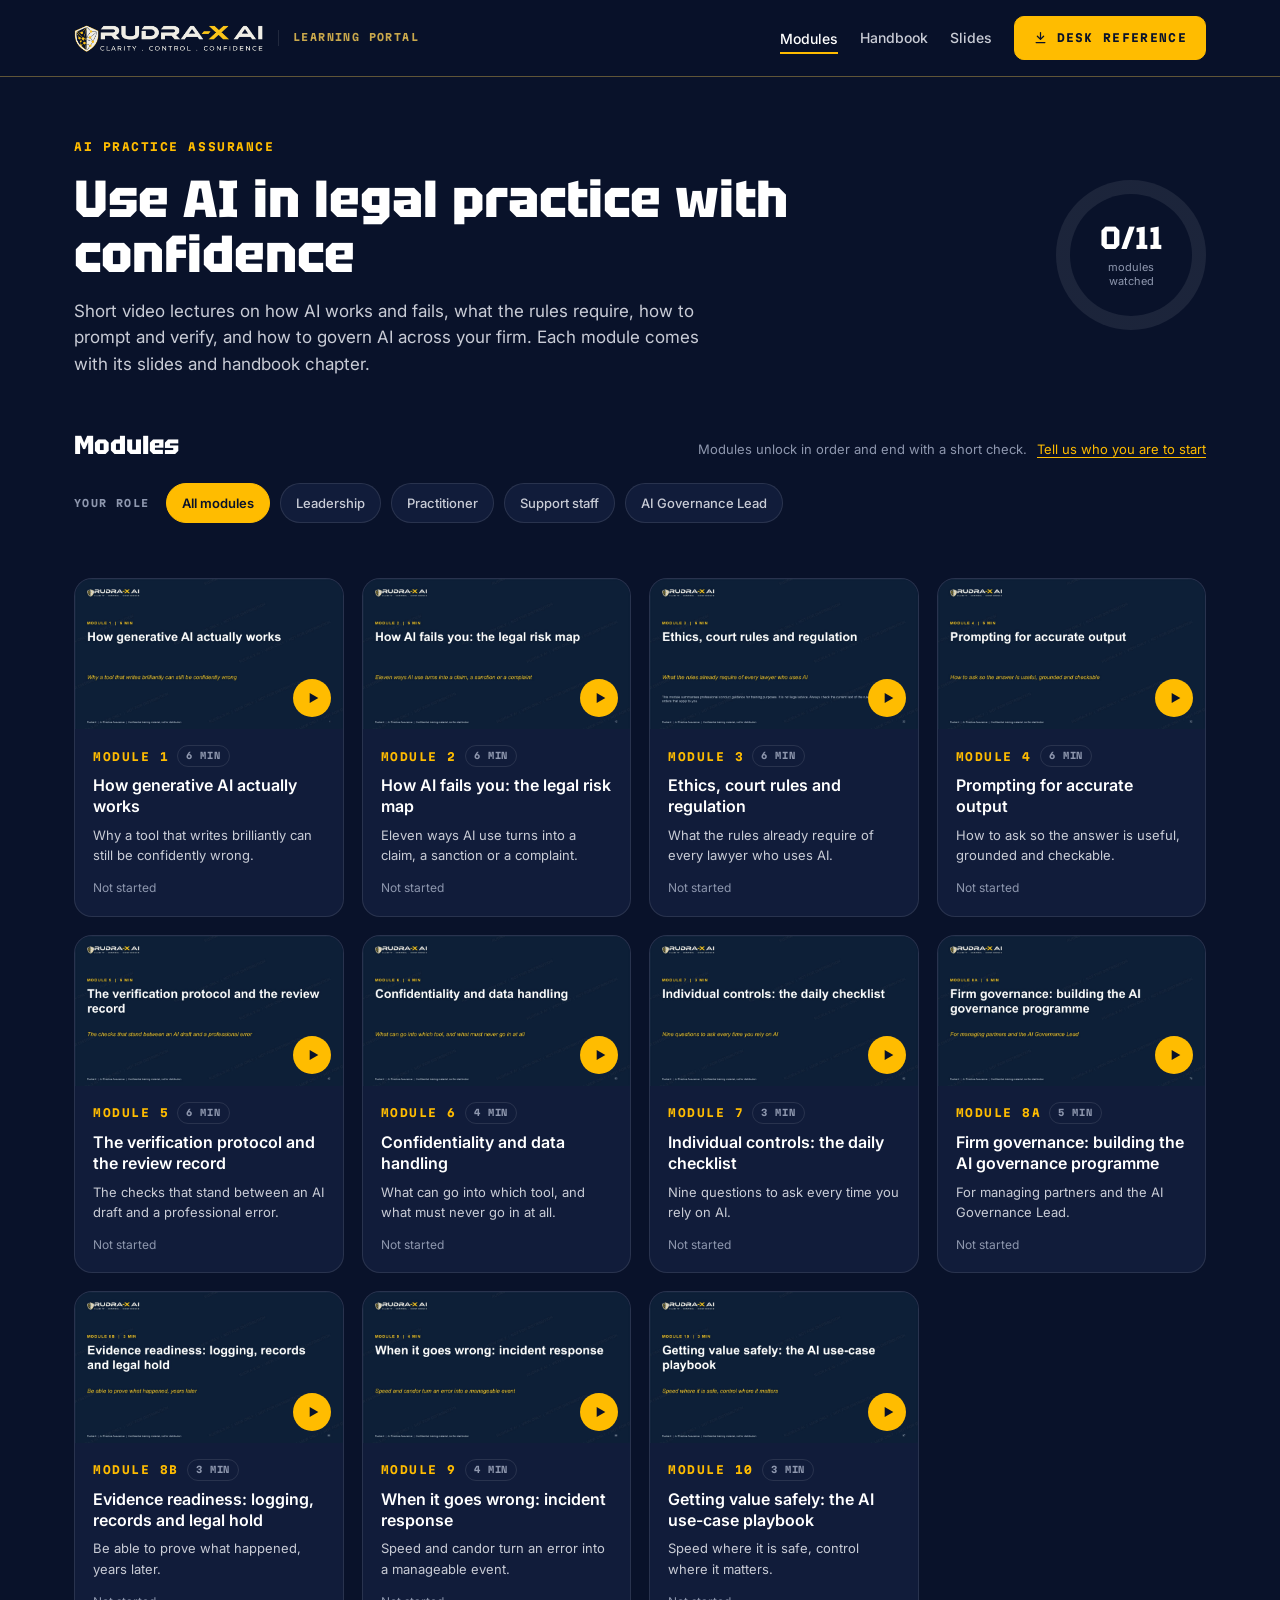
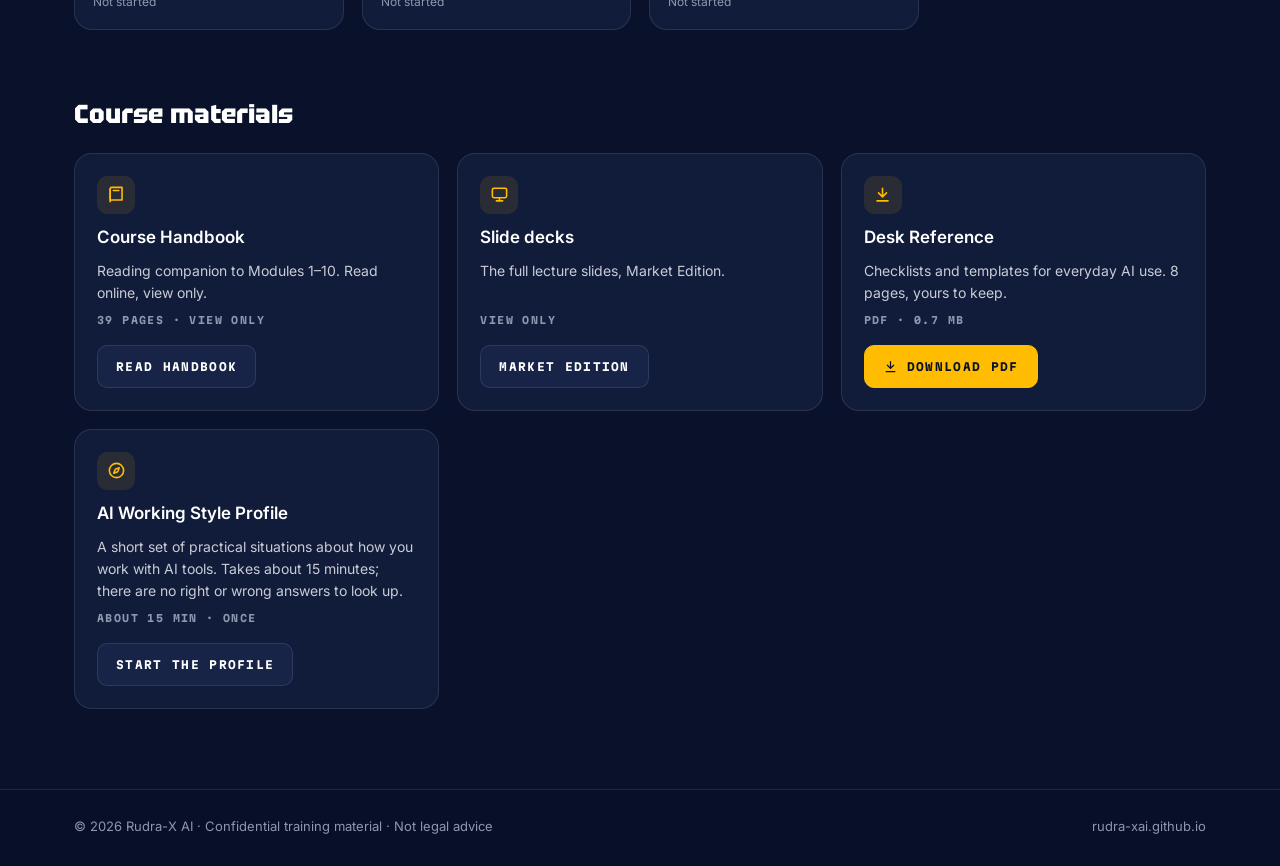
<file: index.html>
<!doctype html>
<html lang="en">
<head>
  <meta charset="utf-8">
  <meta name="viewport" content="width=device-width, initial-scale=1">
  <meta name="robots" content="noindex, nofollow">
  <title>AI Practice Assurance · Rudra-X AI Learning</title>
  <meta name="description" content="Rudra-X AI learning portal: AI Practice Assurance training on responsible, verified and defensible use of AI in legal practice.">
  <meta name="theme-color" content="#09122A">
  <link rel="icon" href="assets/img/favicon.svg" type="image/svg+xml">
  <link rel="preconnect" href="https://fonts.googleapis.com">
  <link rel="preconnect" href="https://fonts.gstatic.com" crossorigin>
  <link href="https://fonts.googleapis.com/css2?family=Inter:wght@400;500;600&family=Martian+Mono:wght@700&family=Tektur:wght@800&display=swap" rel="stylesheet">
  <link rel="stylesheet" href="assets/css/portal.css">
  <link rel="stylesheet" href="assets/css/assess.css">
</head>
<body data-page="home">
  <header class="top" id="top"></header>
  <main>
    <div class="wrap">
      <section class="hero">
        <div>
          <span class="mono kicker">AI Practice Assurance</span>
          <h1>Use AI in legal practice with confidence</h1>
          <p class="muted">Short video lectures on how AI works and fails, what the rules require, how to prompt and verify, and how to govern AI across your firm. Each module comes with its slides and handbook chapter.</p>
        </div>
        <div class="ring" id="ring" role="img" aria-label="Modules watched on this device"></div>
      </section>

      <div class="sec"><h2>Modules</h2><span class="who-bar" id="who-bar"><span class="dim">Progress is saved in this browser</span></span></div>
      <div class="tracks" id="tracks"></div>
      <p class="track-note" id="track-note"></p>
      <div class="modules" id="modules"></div>

      <div class="sec" style="margin-top:64px"><h2>Course materials</h2></div>
      <div class="resources" id="resources"></div>
    </div>
  </main>
  <footer class="foot" id="foot"></footer>
  <script src="assets/js/content.js"></script>
  <script src="assets/js/build.js"></script>
  <script src="assets/js/config.js"></script>
  <script src="assets/js/api.js"></script>
  <script src="assets/js/profile-content.js"></script>
  <script src="assets/js/portal.js"></script>
</body>
</html>
</file>
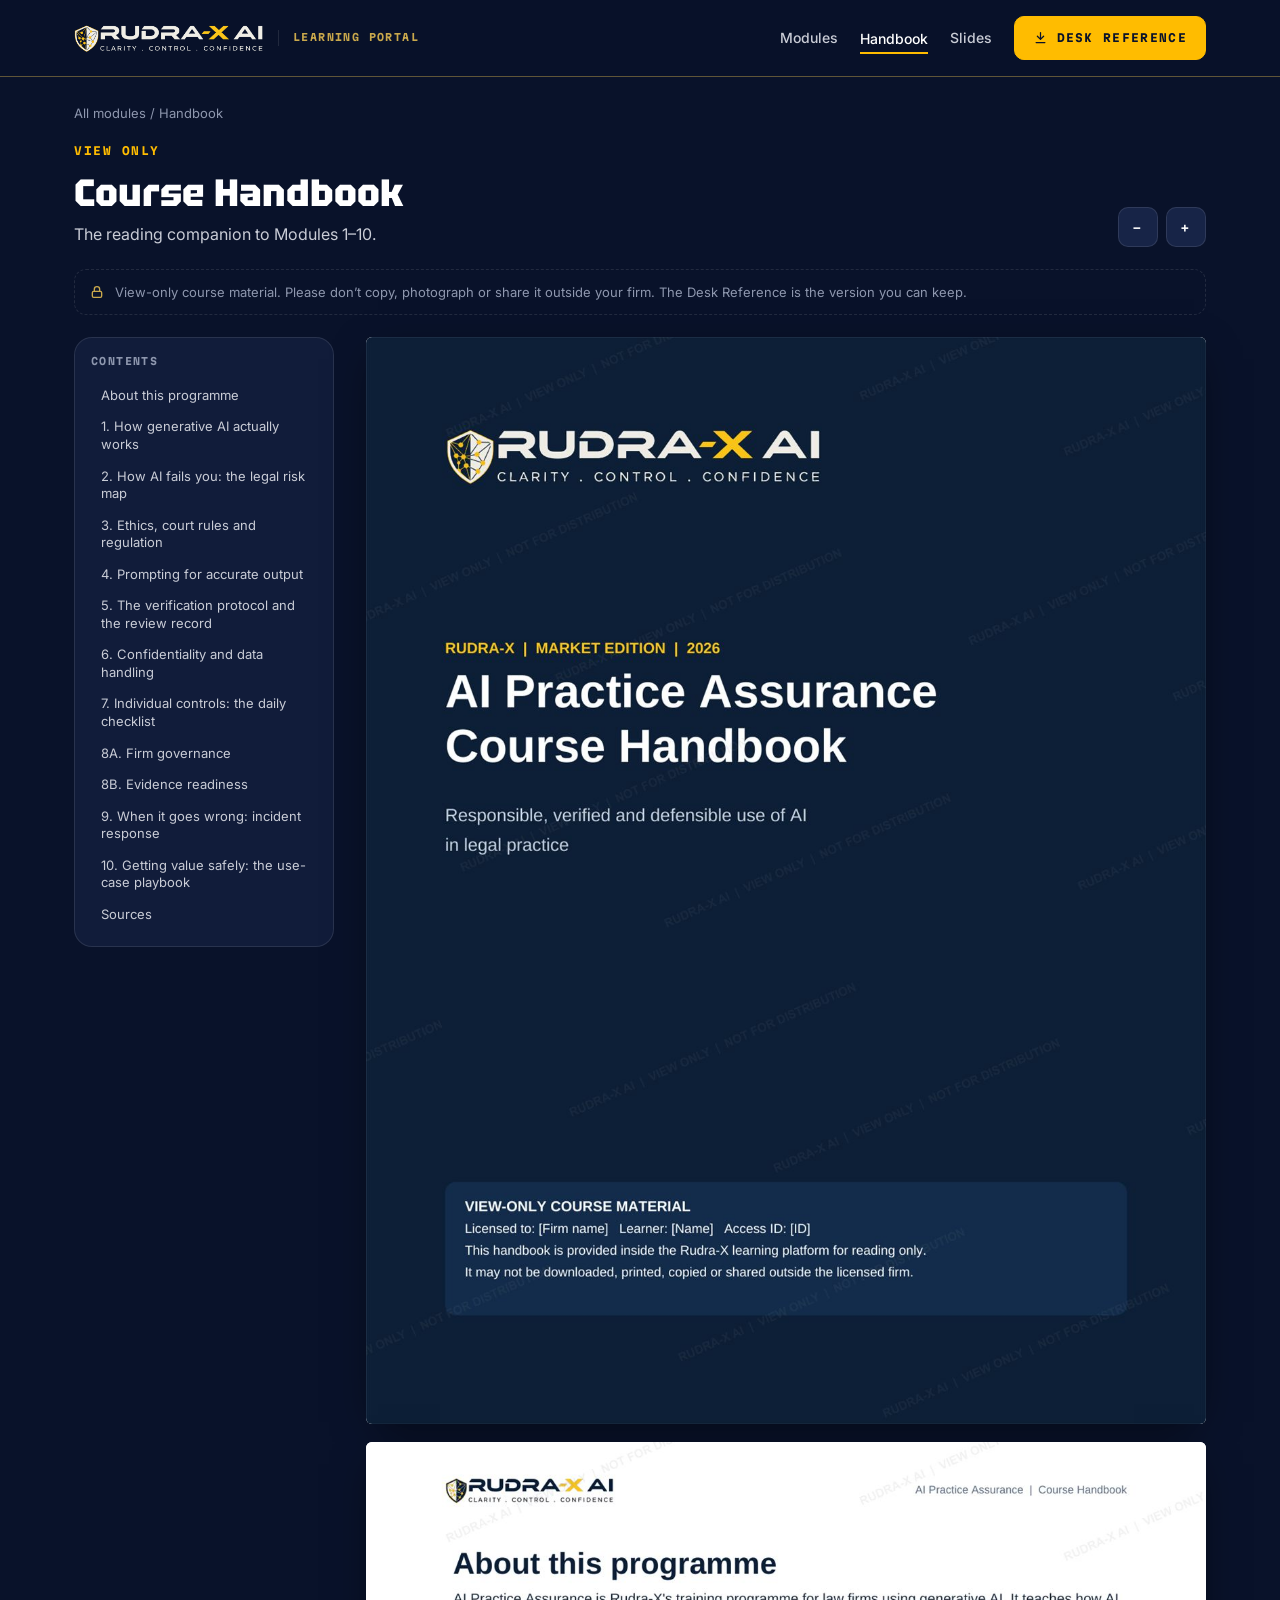
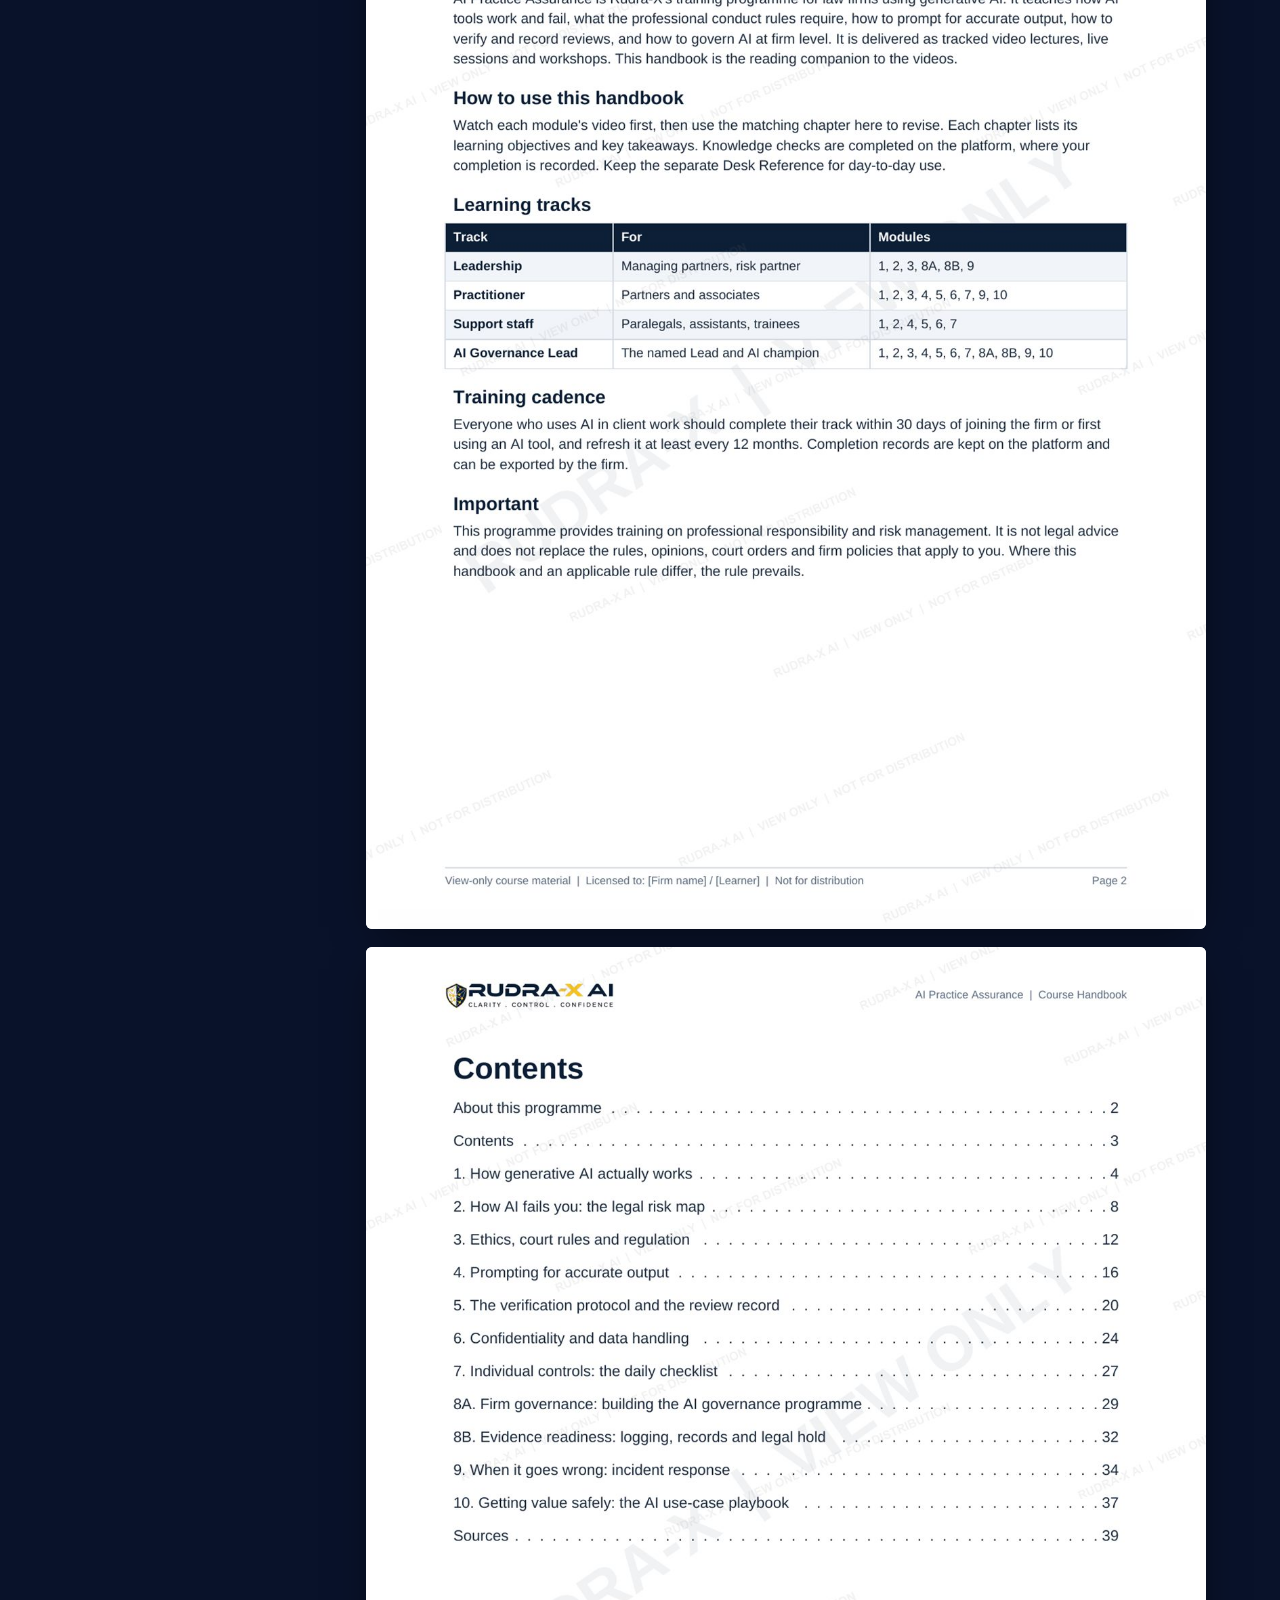
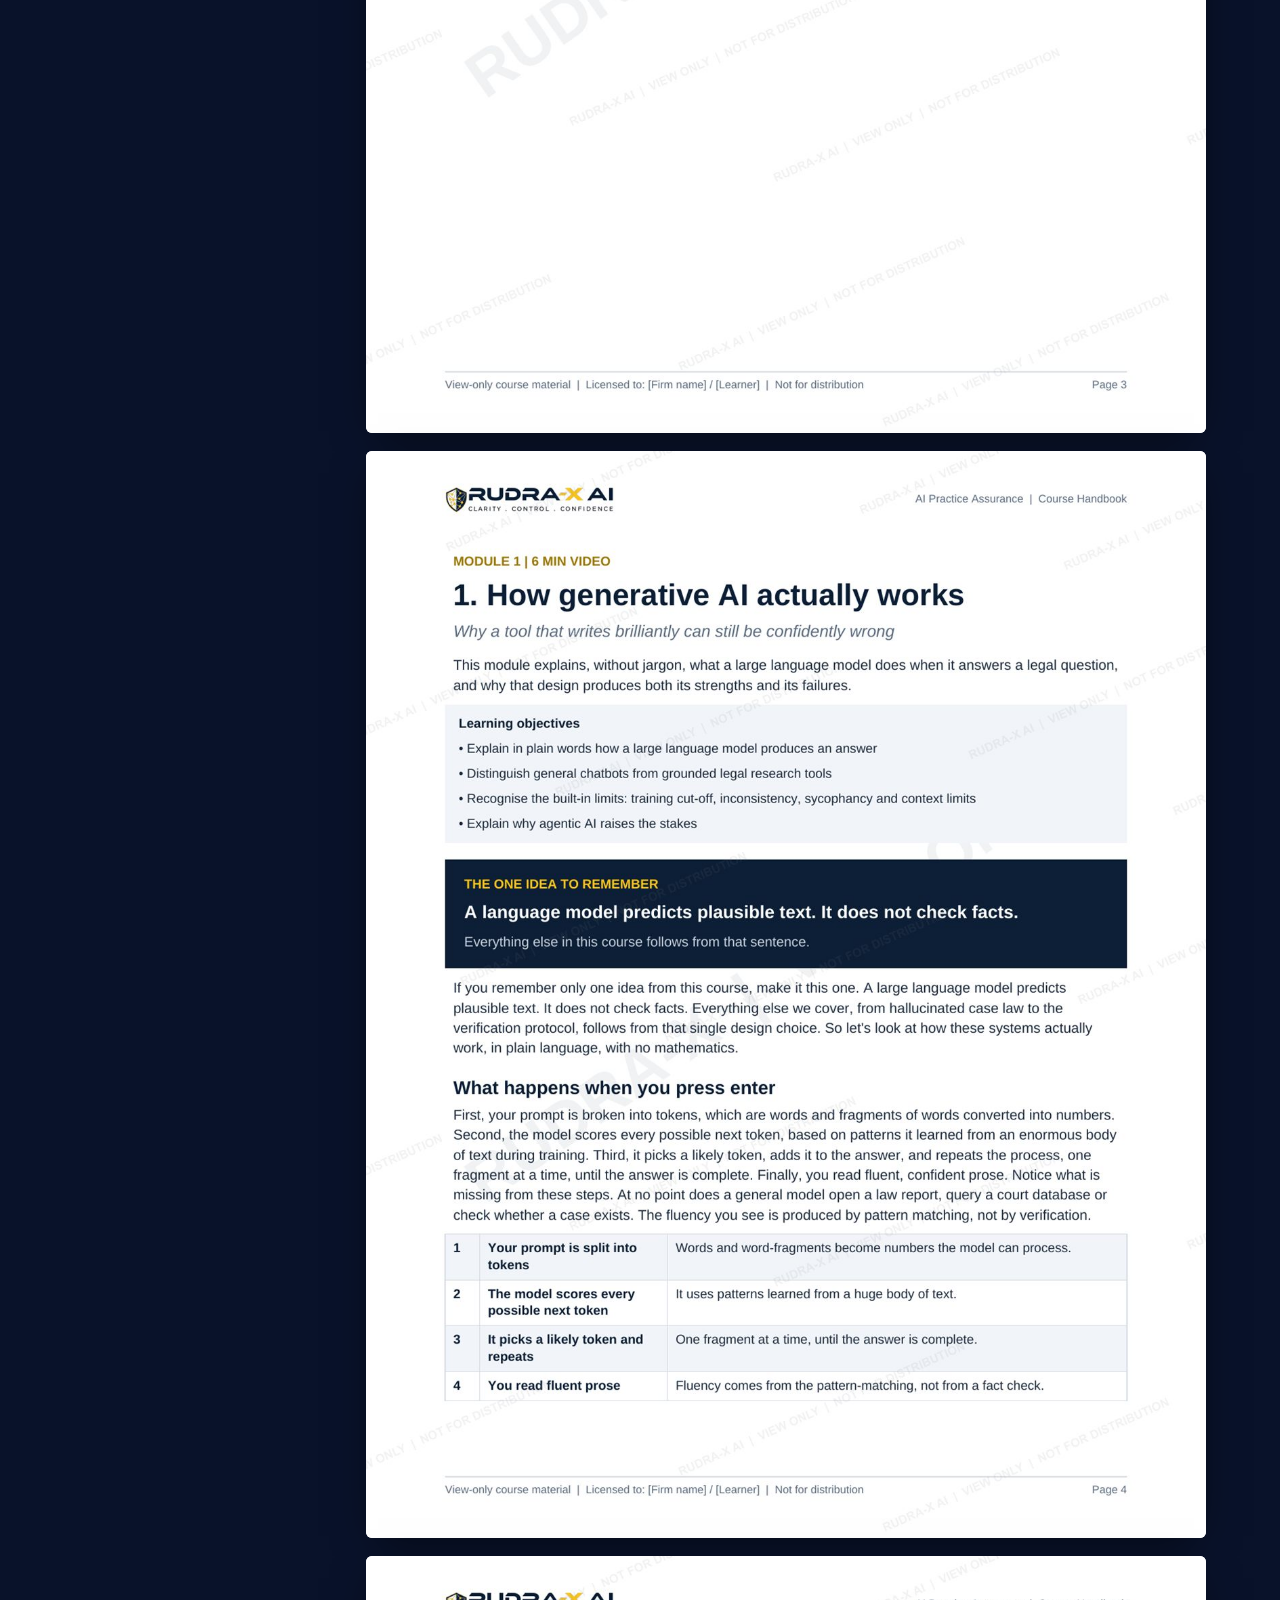
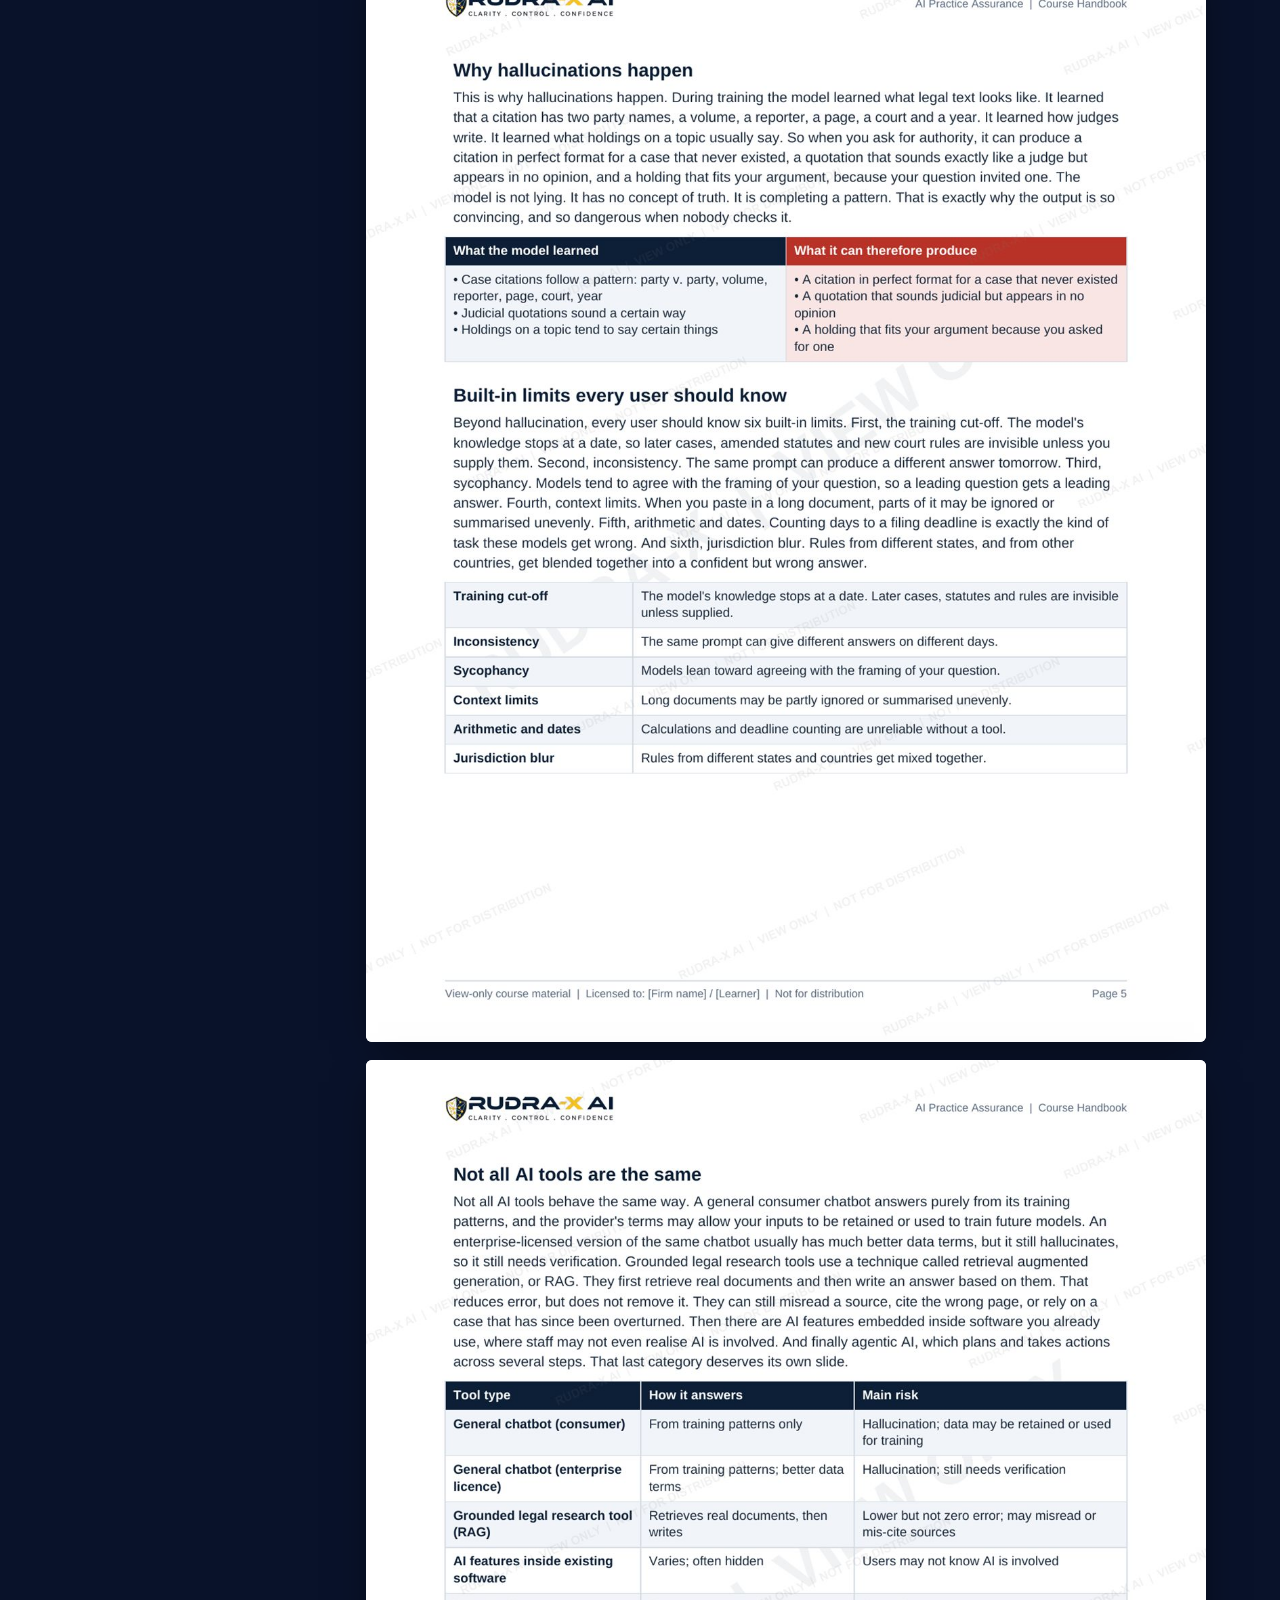
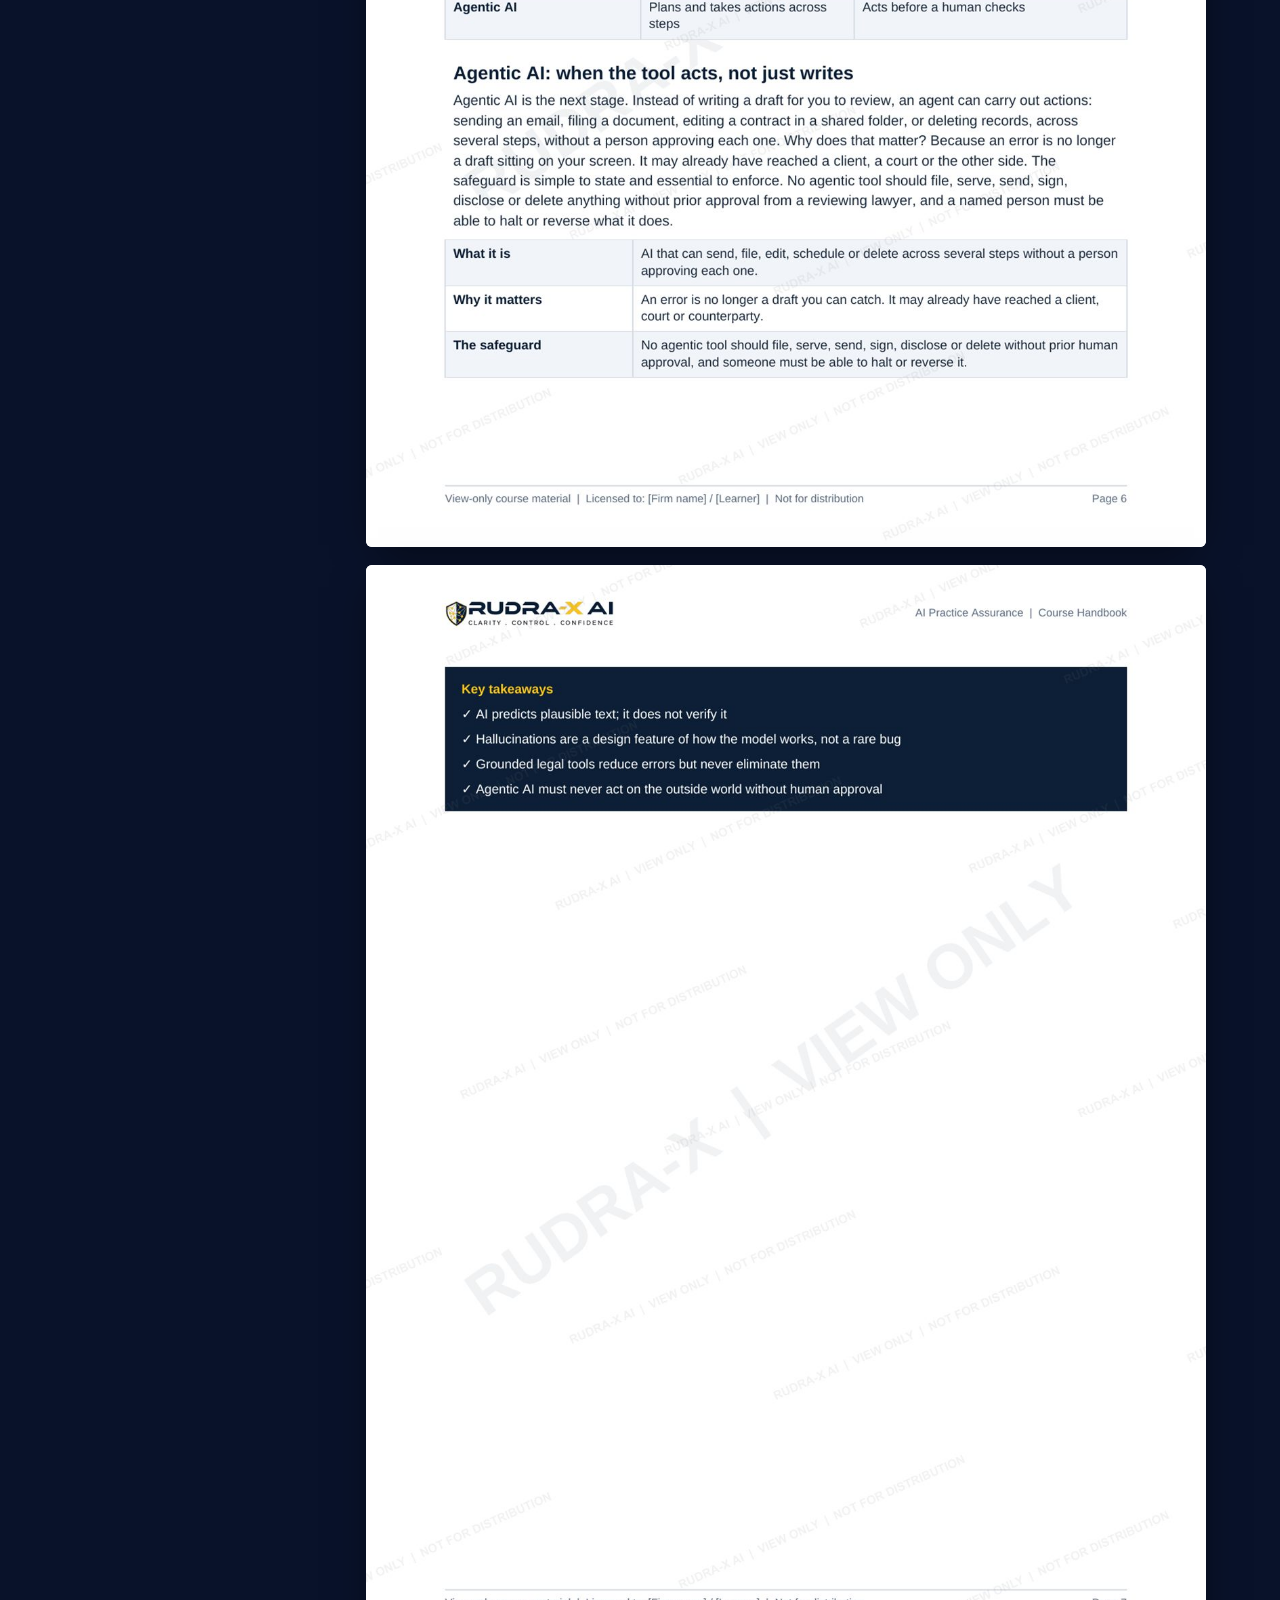
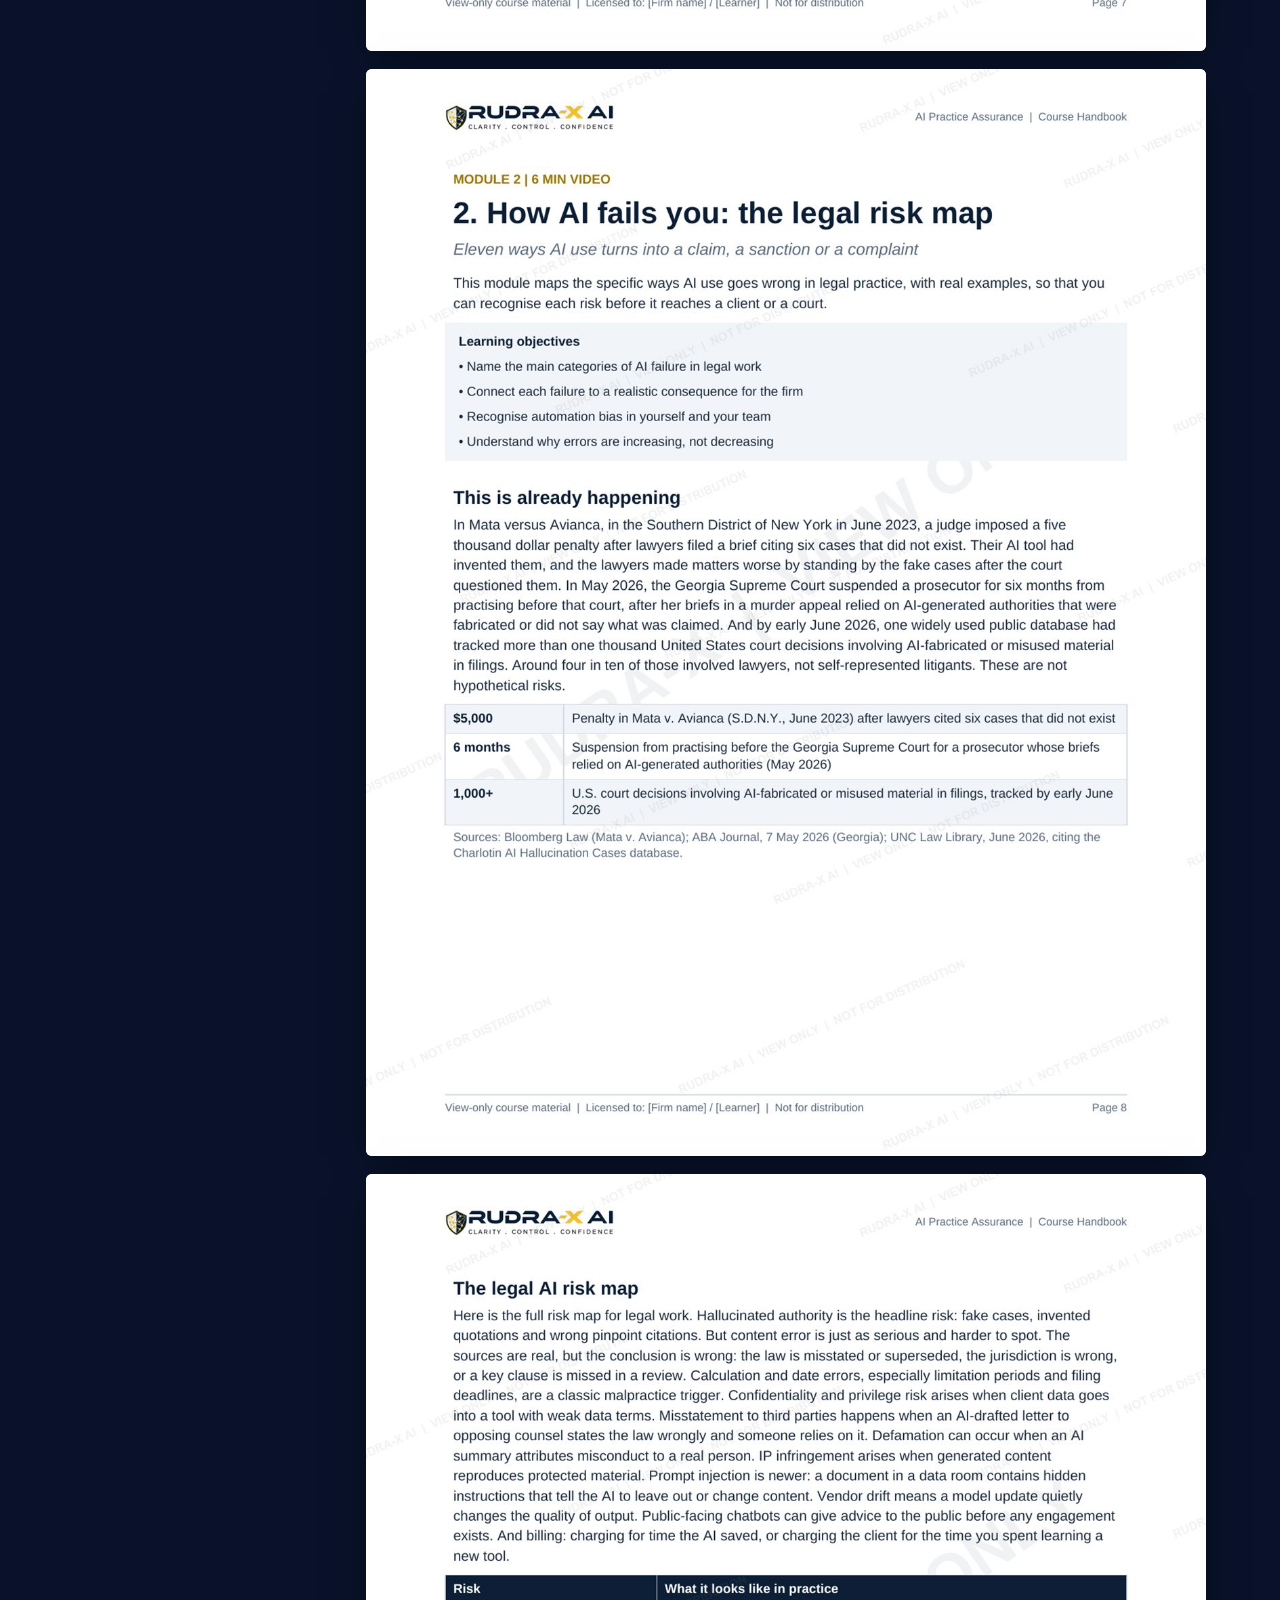
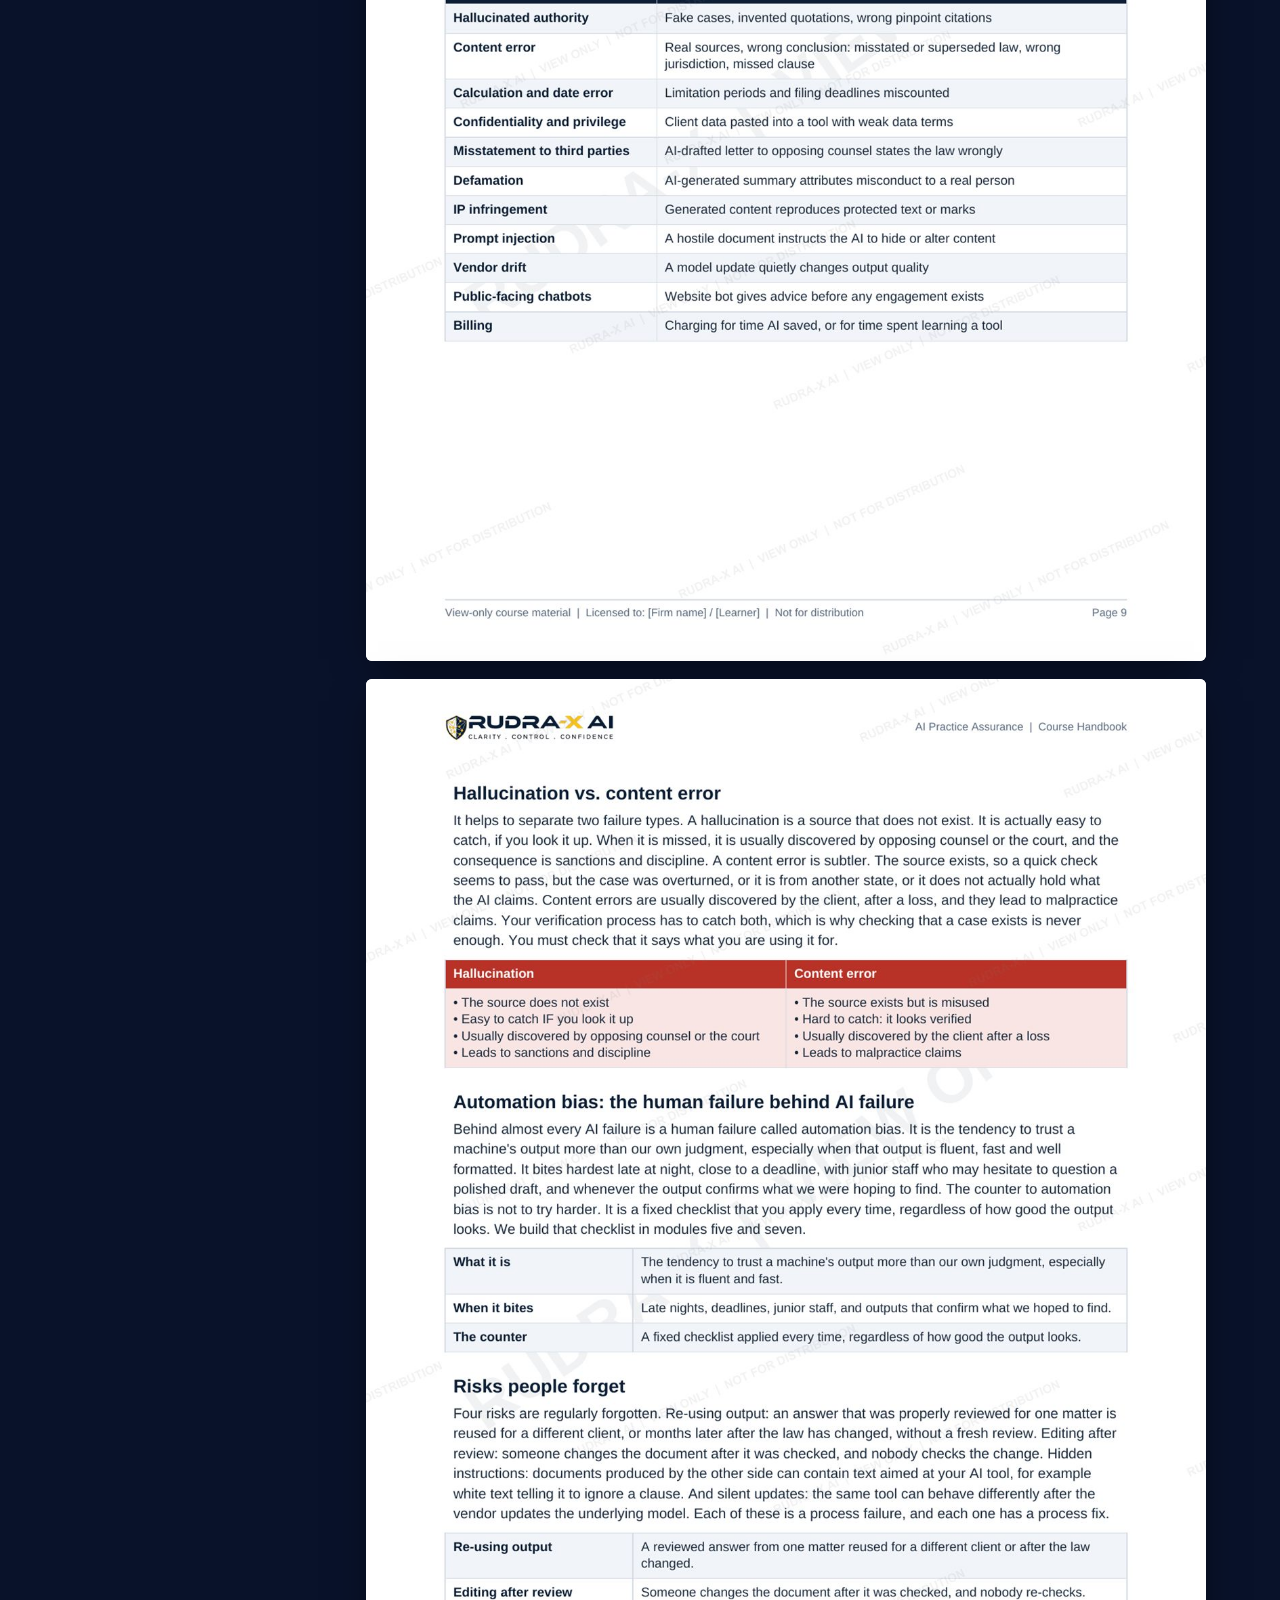
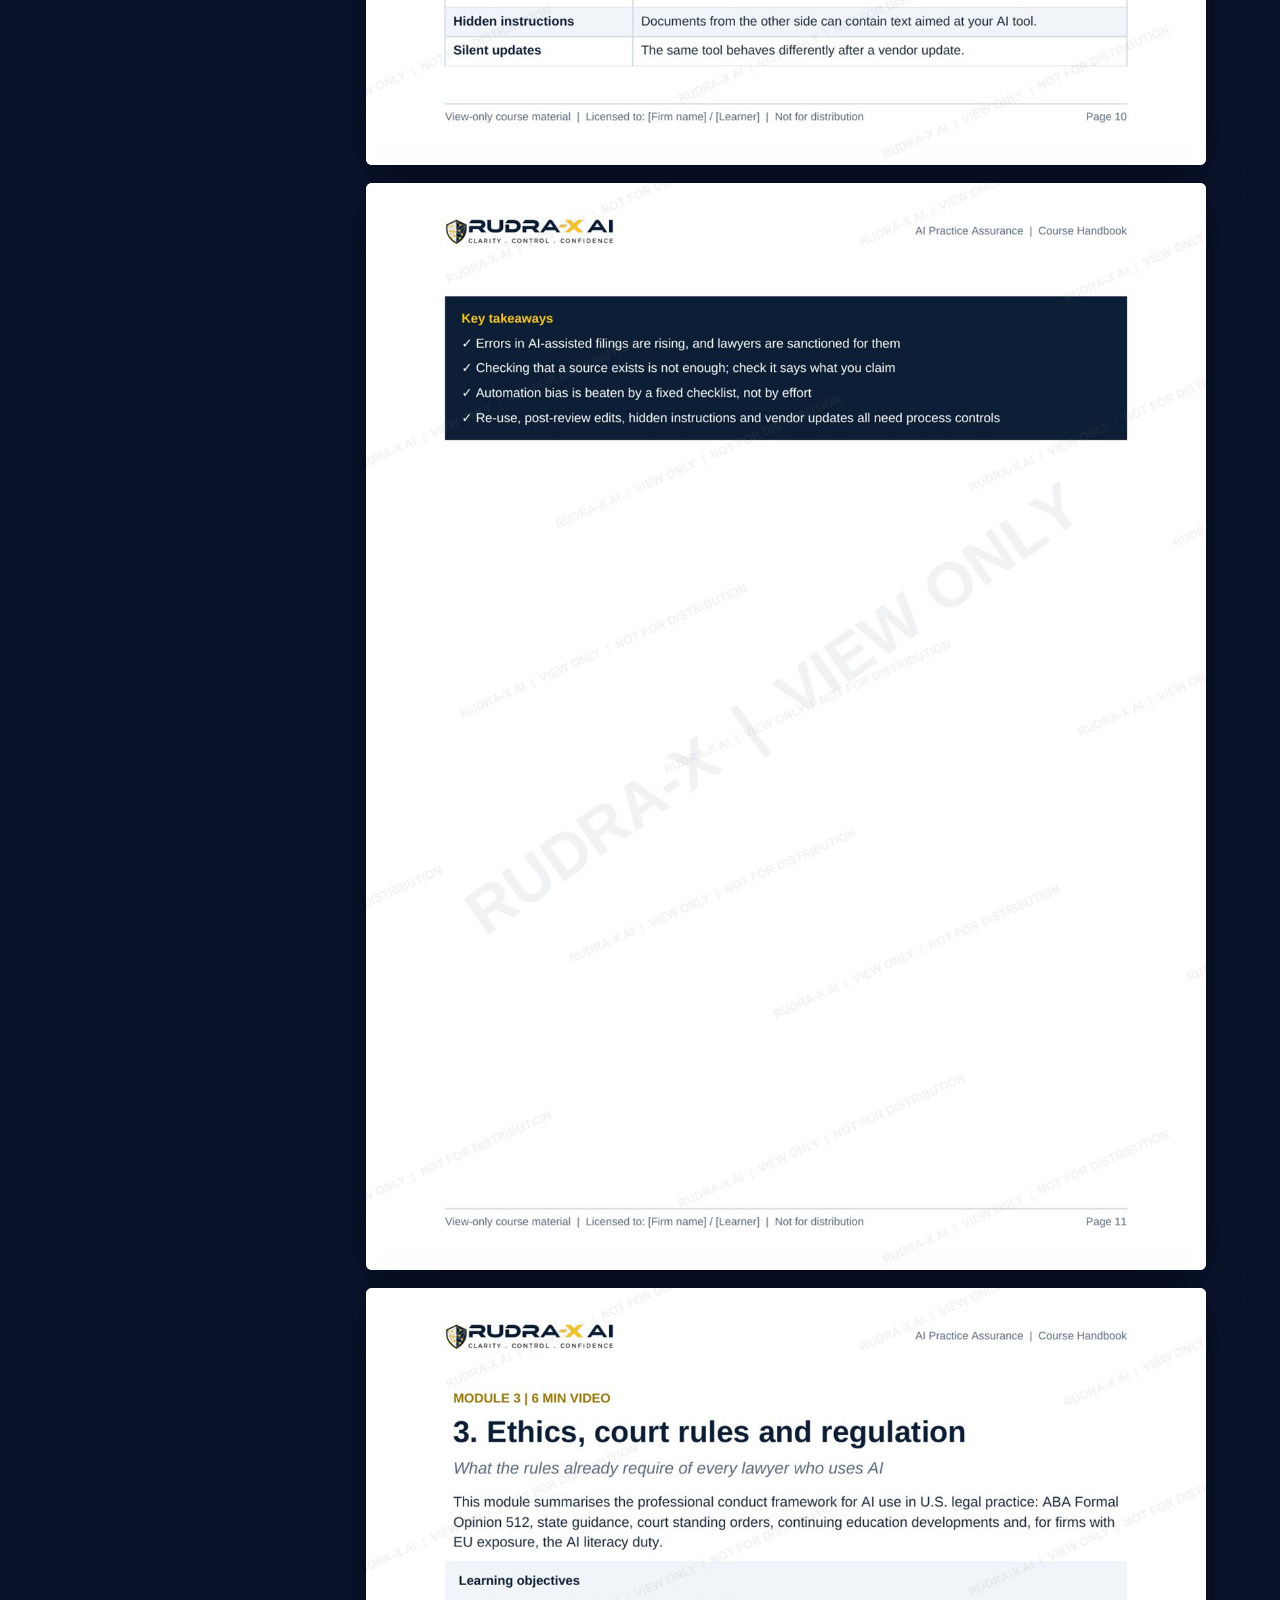
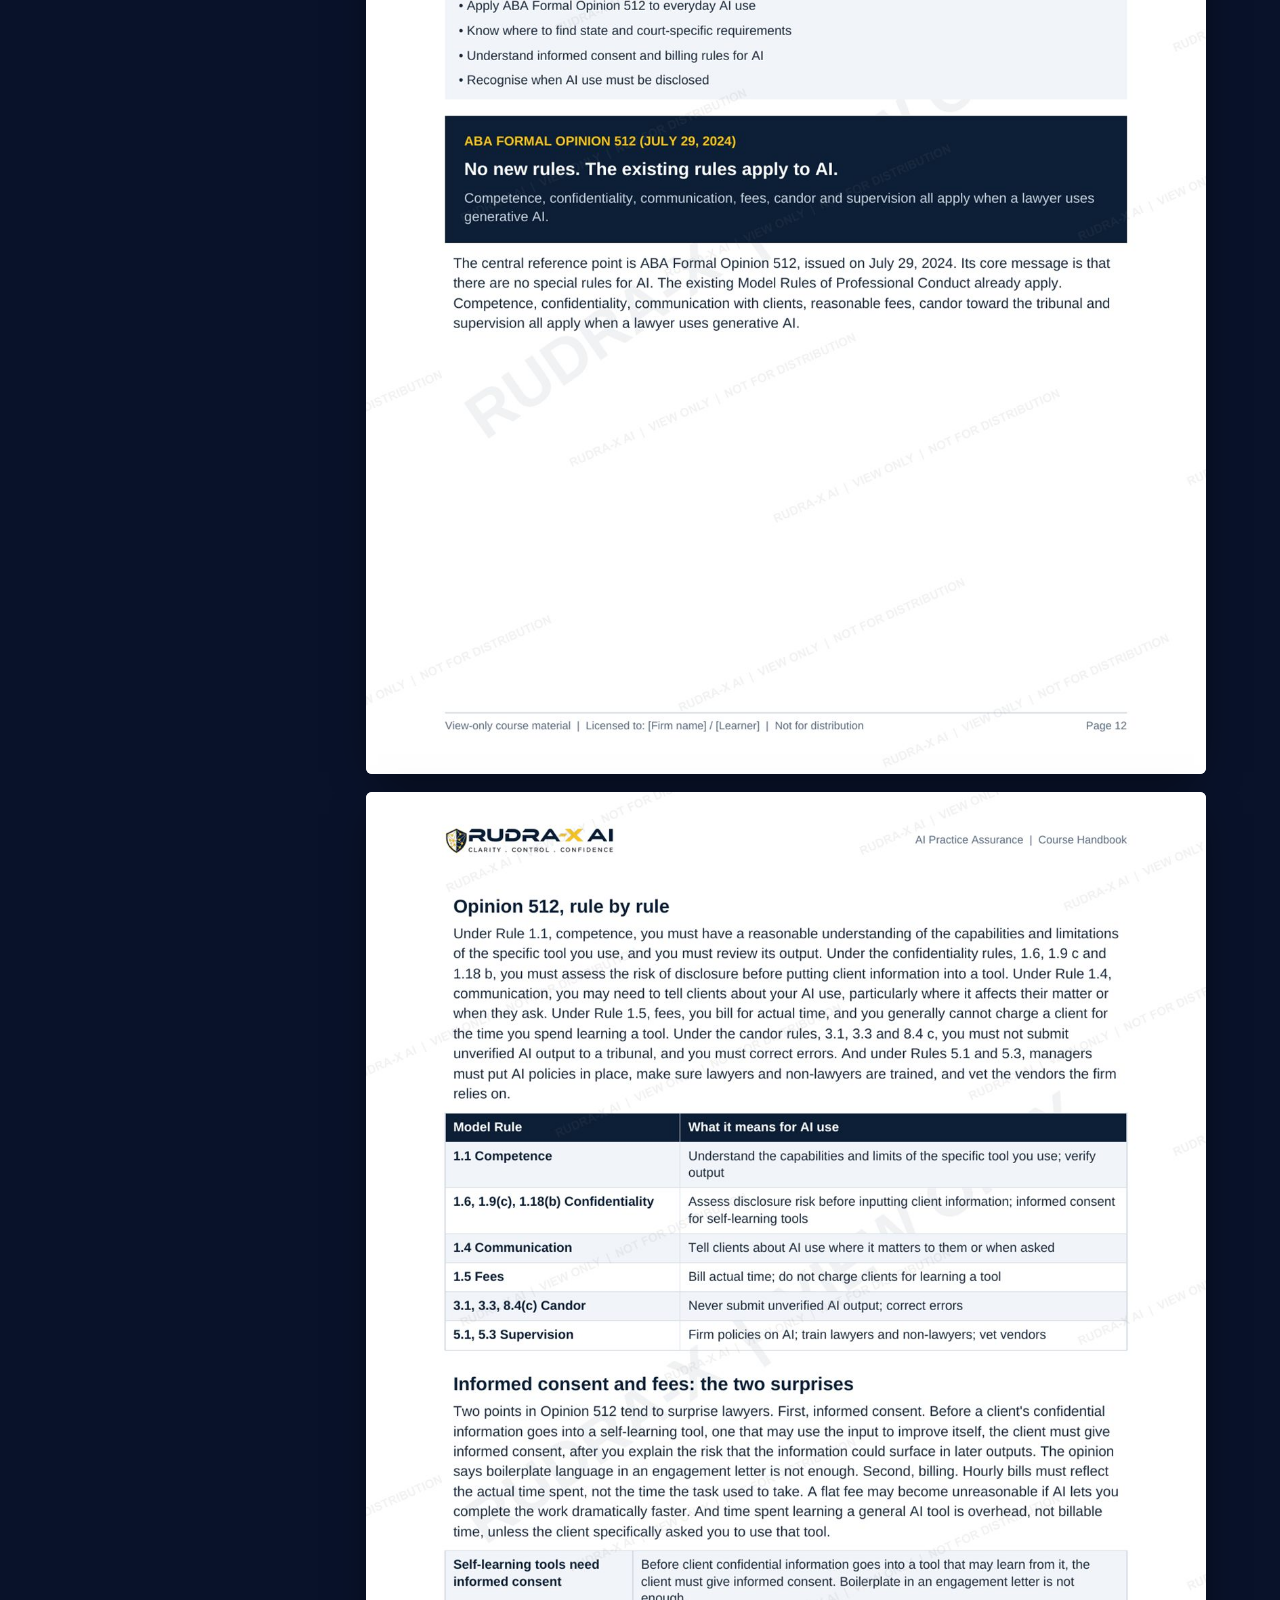
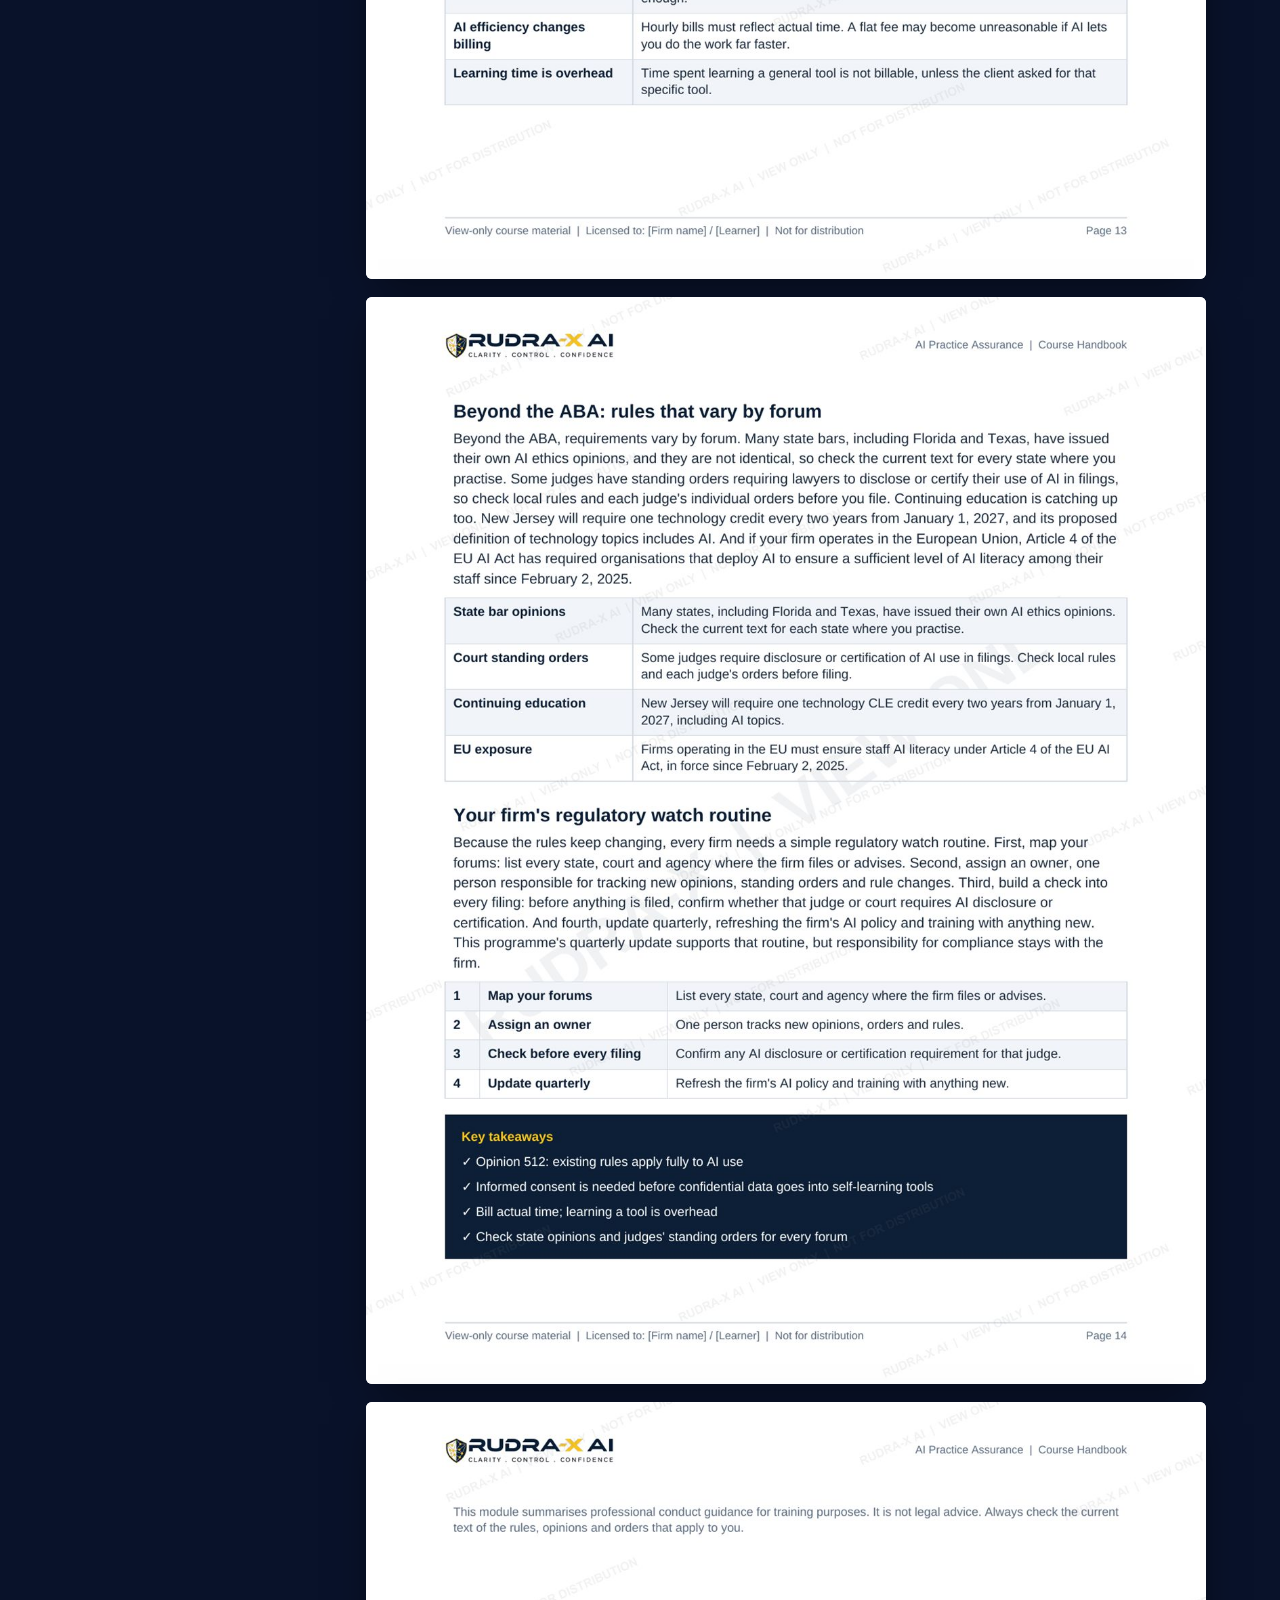
<file: handbook.html>
<!doctype html>
<html lang="en">
<head>
  <meta charset="utf-8">
  <meta name="viewport" content="width=device-width, initial-scale=1">
  <meta name="robots" content="noindex, nofollow">
  <title>Course Handbook · Rudra-X AI Learning</title>
  <meta name="description" content="Rudra-X AI learning portal: AI Practice Assurance training on responsible, verified and defensible use of AI in legal practice.">
  <meta name="theme-color" content="#09122A">
  <link rel="icon" href="assets/img/favicon.svg" type="image/svg+xml">
  <link rel="preconnect" href="https://fonts.googleapis.com">
  <link rel="preconnect" href="https://fonts.gstatic.com" crossorigin>
  <link href="https://fonts.googleapis.com/css2?family=Inter:wght@400;500;600&family=Martian+Mono:wght@700&family=Tektur:wght@800&display=swap" rel="stylesheet">
  <link rel="stylesheet" href="assets/css/portal.css">
  <link rel="stylesheet" href="assets/css/assess.css">
</head>
<body data-page="handbook">
  <header class="top" id="top"></header>
  <main>
    <div class="wrap">
      <p class="crumb"><a href="index.html">All modules</a> / Handbook</p>
      <div class="page-head">
        <div><span class="mono kicker">View only</span><h1>Course Handbook</h1><p class="muted">The reading companion to Modules 1–10.</p></div>
        <div class="zoom" id="reader-tools"><button class="btn icon-btn" data-zoom="-1" aria-label="Smaller">−</button><button class="btn icon-btn" data-zoom="1" aria-label="Larger">+</button></div>
      </div>
      <p class="notice"><svg viewBox="0 0 24 24" fill="none" stroke="currentColor" stroke-width="2" stroke-linecap="round" stroke-linejoin="round"><rect x="5" y="11" width="14" height="9" rx="2"/><path d="M8 11V8a4 4 0 0 1 8 0v3"/></svg><span>View-only course material. Please don’t copy, photograph or share it outside your firm. The Desk Reference is the version you can keep.</span></p>
      <div class="reader">
        <nav class="toc" id="toc" aria-label="Handbook contents"></nav>
        <div class="pages protect" id="pages"></div>
      </div>
    </div>
  </main>
  <footer class="foot" id="foot"></footer>
  <script src="assets/js/content.js"></script>
  <script src="assets/js/build.js"></script>
  <script src="assets/js/config.js"></script>
  <script src="assets/js/api.js"></script>
  <script src="assets/js/portal.js"></script>
</body>
</html>
</file>
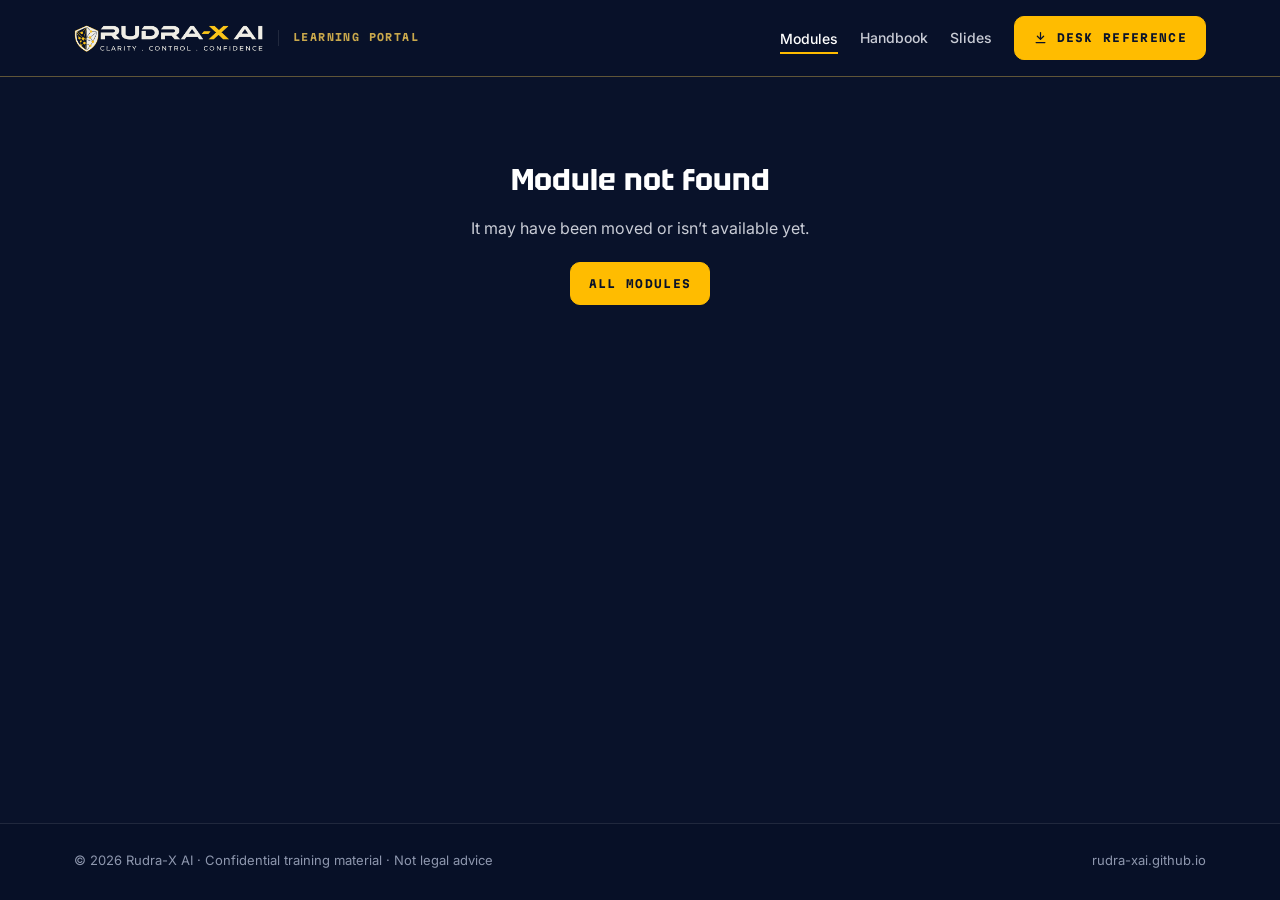
<file: module.html>
<!doctype html>
<html lang="en">
<head>
  <meta charset="utf-8">
  <meta name="viewport" content="width=device-width, initial-scale=1">
  <meta name="robots" content="noindex, nofollow">
  <title>Module · Rudra-X AI Learning</title>
  <meta name="description" content="Rudra-X AI learning portal: AI Practice Assurance training on responsible, verified and defensible use of AI in legal practice.">
  <meta name="theme-color" content="#09122A">
  <link rel="icon" href="assets/img/favicon.svg" type="image/svg+xml">
  <link rel="preconnect" href="https://fonts.googleapis.com">
  <link rel="preconnect" href="https://fonts.gstatic.com" crossorigin>
  <link href="https://fonts.googleapis.com/css2?family=Inter:wght@400;500;600&family=Martian+Mono:wght@700&family=Tektur:wght@800&display=swap" rel="stylesheet">
  <link rel="stylesheet" href="assets/css/portal.css">
  <link rel="stylesheet" href="assets/css/assess.css">
</head>
<body data-page="module">
  <header class="top" id="top"></header>
  <main id="main"></main>
  <footer class="foot" id="foot"></footer>
  <script src="assets/vendor/hls.light.min.js"></script>
  <script src="assets/js/content.js"></script>
  <script src="assets/js/build.js"></script>
  <script src="assets/js/config.js"></script>
  <script src="assets/js/api.js"></script>
  <script src="assets/js/learn.js"></script>
  <script src="assets/js/portal.js"></script>
</body>
</html>
</file>
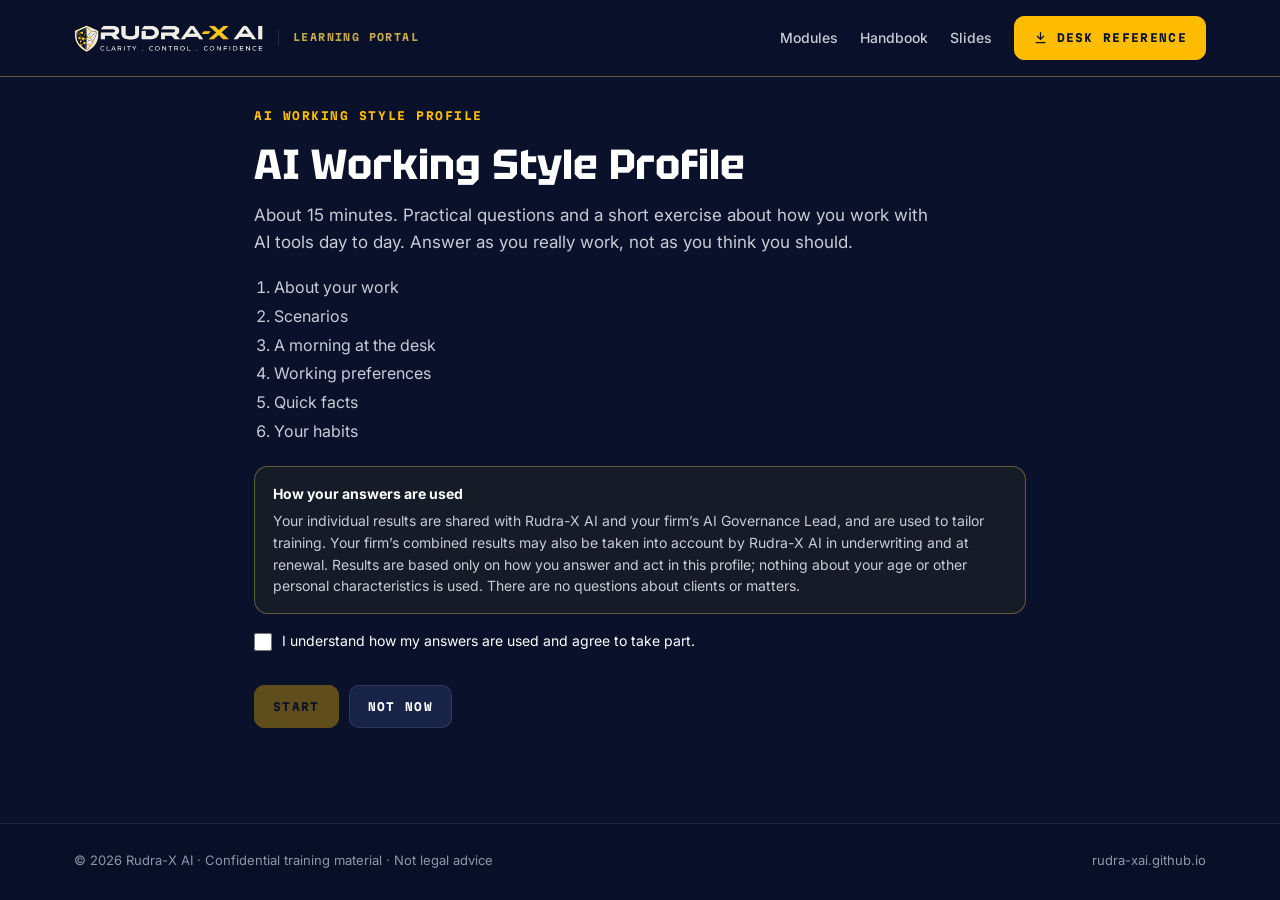
<file: profile.html>
<!doctype html>
<html lang="en">
<head>
  <meta charset="utf-8">
  <meta name="viewport" content="width=device-width, initial-scale=1">
  <meta name="robots" content="noindex, nofollow">
  <title>AI Working Style Profile · Rudra-X AI</title>
  <meta name="description" content="Rudra-X AI learning portal: AI Practice Assurance training on responsible, verified and defensible use of AI in legal practice.">
  <meta name="theme-color" content="#09122A">
  <link rel="icon" href="assets/img/favicon.svg" type="image/svg+xml">
  <link rel="preconnect" href="https://fonts.googleapis.com">
  <link rel="preconnect" href="https://fonts.gstatic.com" crossorigin>
  <link href="https://fonts.googleapis.com/css2?family=Inter:wght@400;500;600&family=Martian+Mono:wght@700&family=Tektur:wght@800&display=swap" rel="stylesheet">
  <link rel="stylesheet" href="assets/css/portal.css">
  <link rel="stylesheet" href="assets/css/assess.css">
</head>
<body data-page="profile">
  <header class="top" id="top"></header>
  <main id="main"></main>
  <footer class="foot" id="foot"></footer>
  <script src="assets/js/content.js"></script>
  <script src="assets/js/build.js"></script>
  <script src="assets/js/config.js"></script>
  <script src="assets/js/api.js"></script>
  <script src="assets/js/profile-content.js"></script>
  <script src="assets/js/portal.js"></script>
  <script src="assets/js/profile.js"></script>
</body>
</html>
</file>
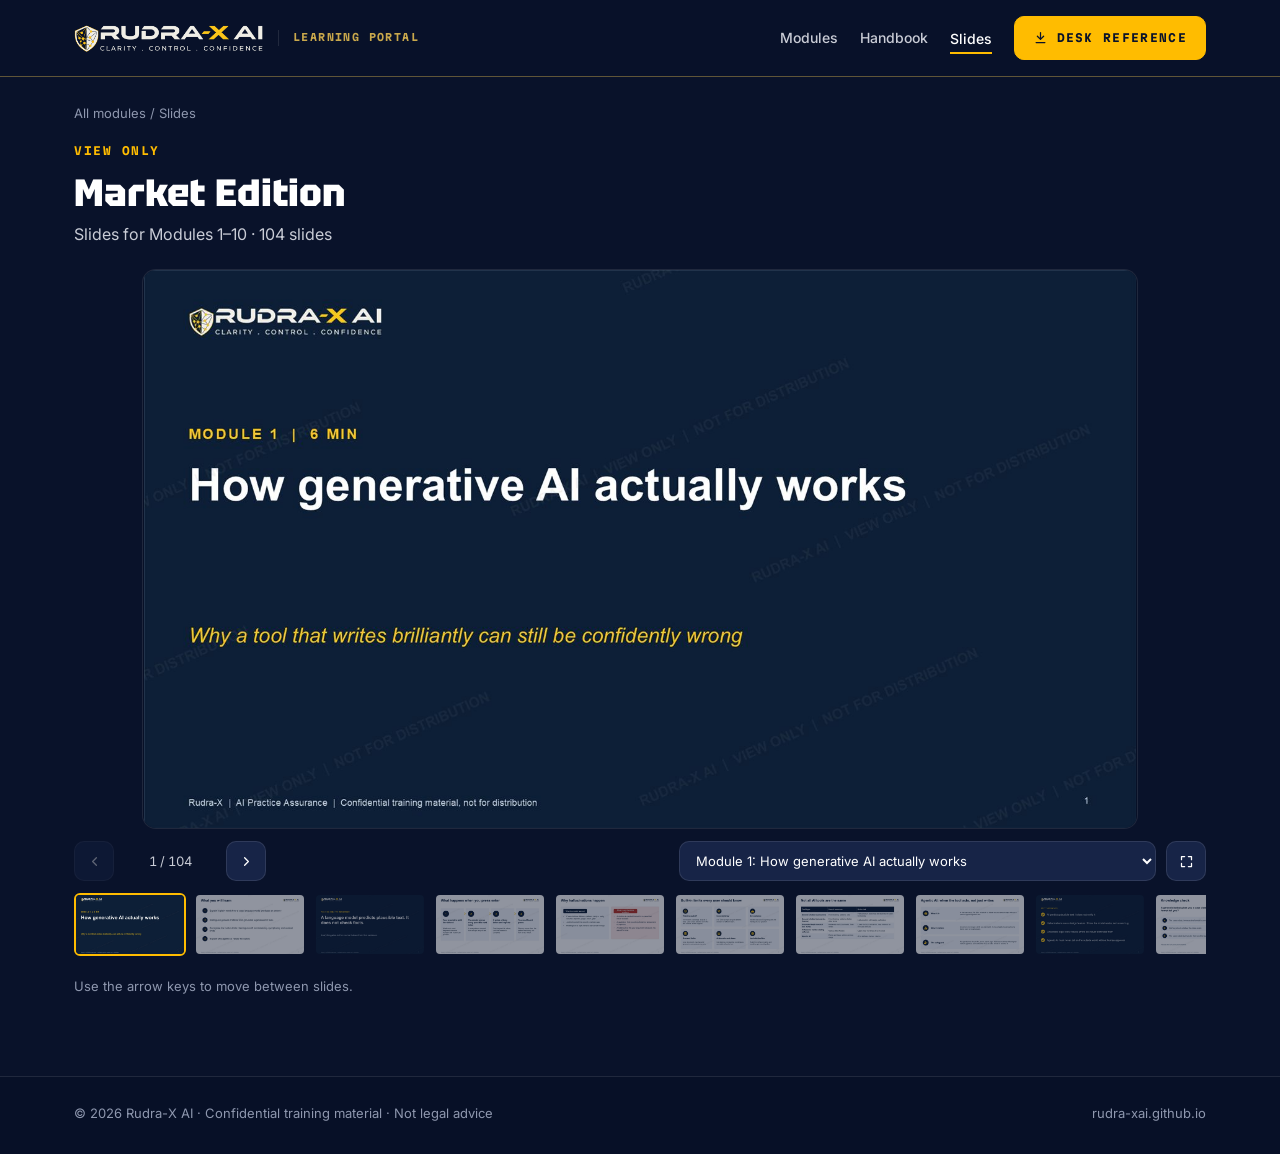
<file: slides.html>
<!doctype html>
<html lang="en">
<head>
  <meta charset="utf-8">
  <meta name="viewport" content="width=device-width, initial-scale=1">
  <meta name="robots" content="noindex, nofollow">
  <title>Slides · Rudra-X AI Learning</title>
  <meta name="description" content="Rudra-X AI learning portal: AI Practice Assurance training on responsible, verified and defensible use of AI in legal practice.">
  <meta name="theme-color" content="#09122A">
  <link rel="icon" href="assets/img/favicon.svg" type="image/svg+xml">
  <link rel="preconnect" href="https://fonts.googleapis.com">
  <link rel="preconnect" href="https://fonts.gstatic.com" crossorigin>
  <link href="https://fonts.googleapis.com/css2?family=Inter:wght@400;500;600&family=Martian+Mono:wght@700&family=Tektur:wght@800&display=swap" rel="stylesheet">
  <link rel="stylesheet" href="assets/css/portal.css">
  <link rel="stylesheet" href="assets/css/assess.css">
</head>
<body data-page="slides">
  <header class="top" id="top"></header>
  <main>
    <div class="wrap">
      <p class="crumb"><a href="index.html">All modules</a> / Slides</p>
      <div class="page-head">
        <div><span class="mono kicker">View only</span><h1 id="deck-name">Slides</h1><p class="muted" id="deck-note"></p></div>
        <div class="tracks" id="deck-tabs" style="margin:0"></div>
      </div>
      <div id="deck"></div>
      <p class="dim" style="font-size:13px;margin-top:14px">Use the arrow keys to move between slides.</p>
    </div>
  </main>
  <footer class="foot" id="foot"></footer>
  <script src="assets/js/content.js"></script>
  <script src="assets/js/build.js"></script>
  <script src="assets/js/config.js"></script>
  <script src="assets/js/api.js"></script>
  <script src="assets/js/portal.js"></script>
</body>
</html>
</file>
<file: assets/css/portal.css>
:root {
  --bg: #09122A;
  --bg-deep: #071027;
  --panel: #111C3A;
  --panel-2: #172447;
  --line: rgba(255, 255, 255, 0.1);
  --line-gold: rgba(201, 168, 76, 0.45);
  --yellow: #FFBC00;
  --gold: #C9A84C;
  --text: #FFFFFF;
  --muted: #C9CCD6;
  --dim: #8E97AE;
  --ok: #5FD39A;
  --radius: 18px;
  --wrap: 1180px;
}
* { box-sizing: border-box; margin: 0; padding: 0; }
html { scroll-behavior: smooth; }
body {
  background: var(--bg); color: var(--text);
  font-family: Inter, system-ui, sans-serif; line-height: 1.55;
  -webkit-font-smoothing: antialiased; overflow-x: hidden;
  min-height: 100vh; display: flex; flex-direction: column;
}
main { flex: 1; }
a { color: inherit; text-decoration: none; }
button { font: inherit; color: inherit; background: none; border: 0; cursor: pointer; }
img { display: block; max-width: 100%; }
.wrap { width: 100%; max-width: var(--wrap); margin: 0 auto; padding: 0 24px; }
.mono { font-family: "Martian Mono", monospace; font-weight: 700; text-transform: uppercase; letter-spacing: .14em; }
.kicker { color: var(--yellow); font-size: 11px; }
.muted { color: var(--muted); }
.dim { color: var(--dim); }
:focus-visible { outline: 2px solid var(--yellow); outline-offset: 3px; border-radius: 6px; }

/* Buttons */
.btn {
  display: inline-flex; align-items: center; justify-content: center; gap: 9px;
  font-family: "Martian Mono", monospace; font-weight: 700; font-size: 11px;
  letter-spacing: .12em; text-transform: uppercase;
  padding: 12px 18px; border-radius: 10px; border: 1px solid var(--line);
  background: var(--panel-2); color: var(--text); white-space: nowrap;
  transition: transform .15s ease, background .15s, border-color .15s;
}
.btn:hover { border-color: var(--line-gold); }
.btn.primary { background: var(--yellow); color: #09122A; border-color: var(--yellow); }
.btn.primary:hover { background: #FFC929; transform: translateY(-1px); }
.btn svg { width: 15px; height: 15px; flex: none; }
.btn:disabled { opacity: .35; cursor: default; transform: none; }
.icon-btn { width: 40px; height: 40px; padding: 0; }

/* Header */
.top { position: sticky; top: 0; z-index: 20; background: rgba(9, 18, 42, .9); backdrop-filter: blur(12px); border-bottom: 1px solid var(--line-gold); }
.top .wrap { display: flex; align-items: center; gap: 20px; height: 76px; }
.brand { display: flex; align-items: center; gap: 14px; flex: none; }
.brand img { width: 190px; height: auto; }
.brand .tag { padding-left: 14px; border-left: 1px solid var(--line); color: var(--gold); font-size: 10px; }
.nav { margin-left: auto; display: flex; align-items: center; gap: 22px; font-size: 14px; font-weight: 500; color: var(--muted); }
.nav a:hover, .nav a.on { color: var(--text); }
.nav a.on { box-shadow: inset 0 -2px 0 var(--yellow); padding-bottom: 4px; margin-bottom: -6px; }
.nav .btn { color: #09122A; }
.menu-btn { display: none; margin-left: auto; width: 40px; height: 40px; border-radius: 10px; border: 1px solid var(--line); }

/* Footer */
.foot { border-top: 1px solid var(--line); background: var(--bg-deep); margin-top: 80px; }
.foot .wrap { display: flex; flex-wrap: wrap; gap: 12px 24px; justify-content: space-between; padding-top: 26px; padding-bottom: 30px; font-size: 13px; color: var(--dim); }
.foot a:hover { color: var(--yellow); }

/* Home hero */
.hero { padding: 56px 0 40px; display: grid; grid-template-columns: 1fr auto; gap: 40px; align-items: center; }
.hero h1 { font-family: Tektur, sans-serif; font-weight: 800; font-size: clamp(34px, 4.6vw, 52px); line-height: 1.06; margin: 14px 0 16px; max-width: 16em; }
.hero p { font-size: 17px; max-width: 38em; }
.ring {
  --p: 0; width: 150px; height: 150px; border-radius: 50%; flex: none;
  background: conic-gradient(var(--yellow) calc(var(--p) * 1%), rgba(255, 255, 255, .08) 0);
  display: grid; place-items: center;
}
.ring > div { width: 122px; height: 122px; border-radius: 50%; background: var(--bg); display: grid; place-items: center; text-align: center; }
.ring strong { font-family: Tektur, sans-serif; font-size: 32px; display: block; line-height: 1; }
.ring small { font-size: 11px; color: var(--dim); display: block; margin-top: 6px; line-height: 1.3; }

/* Tracks */
.tracks { display: flex; flex-wrap: wrap; gap: 10px; align-items: center; margin-bottom: 26px; }
.tracks .label { color: var(--dim); font-size: 10px; margin-right: 6px; }
.chip { padding: 9px 15px; border-radius: 999px; border: 1px solid var(--line); background: var(--panel); font-size: 13px; font-weight: 500; color: var(--muted); }
.chip:hover { color: var(--text); border-color: var(--line-gold); }
.chip[aria-pressed="true"] { background: var(--yellow); border-color: var(--yellow); color: #09122A; font-weight: 600; }
.track-note { color: var(--dim); font-size: 13px; margin: -14px 0 24px; min-height: 1.4em; }

/* Section headings */
.sec { display: flex; align-items: baseline; justify-content: space-between; gap: 16px; margin: 8px 0 18px; }
.sec h2 { font-family: Tektur, sans-serif; font-size: 26px; font-weight: 800; }

/* Module grid */
.modules { display: grid; grid-template-columns: repeat(auto-fill, minmax(260px, 1fr)); gap: 18px; }
.module {
  display: flex; flex-direction: column; border: 1px solid var(--line); border-radius: var(--radius);
  background: var(--panel); overflow: hidden; transition: transform .2s ease, border-color .2s, opacity .2s;
}
.module:hover { transform: translateY(-3px); border-color: var(--line-gold); }
.module.faded { opacity: .35; }
.module .thumb { position: relative; aspect-ratio: 16 / 9; background: var(--bg-deep); overflow: hidden; }
.module .thumb img { width: 100%; height: 100%; object-fit: cover; }
.module .play {
  position: absolute; right: 12px; bottom: 12px; width: 38px; height: 38px; border-radius: 50%;
  background: var(--yellow); color: #09122A; display: grid; place-items: center;
}
.module .play svg { width: 16px; height: 16px; margin-left: 2px; }
.module .body { padding: 16px 18px 18px; display: flex; flex-direction: column; gap: 8px; flex: 1; }
.module .meta { display: flex; gap: 8px; align-items: center; flex-wrap: wrap; font-size: 10px; }
.module h3 { font-size: 16px; font-weight: 600; line-height: 1.3; }
.module p { font-size: 13px; color: var(--muted); }
.module .state { margin-top: auto; padding-top: 6px; font-size: 12px; color: var(--dim); display: flex; align-items: center; gap: 7px; }
.module .state.done { color: var(--ok); }
.module .state svg { width: 14px; height: 14px; }
.pill { display: inline-block; padding: 3px 8px; border-radius: 999px; border: 1px solid var(--line); color: var(--dim); font-size: 9px; letter-spacing: .1em; }
.pill.gold { color: var(--yellow); border-color: var(--line-gold); }

/* Resource cards */
.resources { display: grid; grid-template-columns: repeat(auto-fill, minmax(320px, 1fr)); gap: 18px; margin-top: 8px; }
.res { border: 1px solid var(--line); border-radius: var(--radius); background: var(--panel); padding: 22px; display: flex; flex-direction: column; gap: 10px; }
.res .ico { width: 38px; height: 38px; border-radius: 10px; background: rgba(255, 188, 0, .1); color: var(--yellow); display: grid; place-items: center; }
.res .ico svg { width: 19px; height: 19px; }
.res h3 { font-size: 17px; font-weight: 600; }
.res p { font-size: 14px; color: var(--muted); flex: 1; }
.res .actions { display: flex; flex-wrap: wrap; gap: 10px; margin-top: 6px; }
.res .tagline { font-size: 10px; color: var(--dim); }

/* Page heads (module / reader) */
.crumb { padding-top: 26px; font-size: 13px; color: var(--dim); }
.crumb a:hover { color: var(--yellow); }
.page-head { display: flex; justify-content: space-between; align-items: flex-end; gap: 24px; flex-wrap: wrap; padding: 14px 0 22px; }
.page-head h1 { font-family: Tektur, sans-serif; font-weight: 800; font-size: clamp(26px, 3.4vw, 38px); line-height: 1.12; margin-top: 10px; max-width: 22em; }
.page-head p { margin-top: 8px; font-size: 16px; }

/* Video */
.stage { position: relative; border-radius: var(--radius); overflow: hidden; background: #000; border: 1px solid var(--line); aspect-ratio: 16 / 9; }
.stage video { width: 100%; height: 100%; display: block; background: #000; }
.wm {
  position: absolute; left: 8%; top: 10%; pointer-events: none; user-select: none;
  color: rgba(255, 255, 255, .28); font-family: "Martian Mono", monospace; font-size: 11px; letter-spacing: .14em;
  text-transform: uppercase; transition: left 2.5s ease, top 2.5s ease; white-space: nowrap; text-shadow: 0 1px 2px rgba(0, 0, 0, .5);
}
.progress-line { display: flex; align-items: center; gap: 14px; margin-top: 14px; font-size: 13px; color: var(--dim); }
.progress-line .bar { flex: 1; height: 6px; border-radius: 99px; background: rgba(255, 255, 255, .08); overflow: hidden; }
.progress-line .bar i { display: block; height: 100%; width: 0; background: var(--yellow); transition: width .3s; }
.progress-line .done { color: var(--ok); }

/* Tabs */
.tabs { display: flex; gap: 6px; border-bottom: 1px solid var(--line); margin: 40px 0 22px; }
.tab { padding: 12px 16px; font-size: 14px; font-weight: 600; color: var(--dim); border-bottom: 2px solid transparent; margin-bottom: -1px; }
.tab[aria-selected="true"] { color: var(--text); border-color: var(--yellow); }
.tab:hover { color: var(--text); }

/* Slide viewer */
.viewer { display: flex; flex-direction: column; gap: 12px; }
.slide-frame {
  position: relative; border-radius: 14px; overflow: hidden; border: 1px solid var(--line); background: var(--bg-deep);
  aspect-ratio: 16 / 9; margin: 0 auto;
  /* keep slide + controls on one screen */
  width: min(100%, calc((100vh - 340px) * 16 / 9)); min-width: min(100%, 320px);
}
.slide-frame img { width: 100%; height: 100%; object-fit: contain; }
.viewer-bar { display: flex; align-items: center; gap: 10px; flex-wrap: wrap; }
.viewer-bar .count { font-size: 13px; color: var(--muted); min-width: 92px; text-align: center; font-variant-numeric: tabular-nums; }
.viewer-bar .grow { flex: 1; }
.viewer-bar select { background: var(--panel-2); color: var(--text); border: 1px solid var(--line); border-radius: 10px; padding: 10px 12px; font: inherit; font-size: 13px; max-width: 100%; }
.viewer:fullscreen { background: #000; padding: 20px; justify-content: center; }
.viewer:fullscreen .slide-frame { max-height: calc(100vh - 100px); width: auto; margin: 0 auto; border: 0; }
.strip { display: flex; gap: 8px; overflow-x: auto; padding-bottom: 6px; scrollbar-width: thin; }
.strip button { flex: none; width: 112px; aspect-ratio: 16 / 9; border-radius: 6px; overflow: hidden; border: 2px solid transparent; opacity: .55; }
.strip button[aria-current="true"] { border-color: var(--yellow); opacity: 1; }
.strip button:hover { opacity: 1; }
.strip img { width: 100%; height: 100%; object-fit: cover; }

/* Document pages */
.reader { display: grid; grid-template-columns: 260px 1fr; gap: 32px; align-items: start; }
.toc { position: sticky; top: 96px; border: 1px solid var(--line); border-radius: var(--radius); background: var(--panel); padding: 16px; max-height: calc(100vh - 120px); overflow: auto; }
.toc h3 { font-size: 10px; color: var(--dim); margin-bottom: 10px; }
.toc a { display: block; padding: 7px 10px; border-radius: 8px; font-size: 13px; color: var(--muted); line-height: 1.35; }
.toc a:hover { background: var(--panel-2); color: var(--text); }
.pages { --docw: 860px; display: flex; flex-direction: column; gap: 18px; align-items: center; }
.page { position: relative; width: 100%; max-width: var(--docw); border-radius: 6px; overflow: hidden; box-shadow: 0 10px 40px -12px rgba(0, 0, 0, .6); background: #fff; aspect-ratio: 1240 / 1604; scroll-margin-top: 96px; }
.page img { width: 100%; height: 100%; }
.zoom { display: flex; gap: 8px; align-items: center; }

/* Protection: images sit under a transparent shield so "Save image" has nothing to grab */
.protect { -webkit-user-select: none; user-select: none; -webkit-touch-callout: none; }
.protect img { pointer-events: none; -webkit-user-drag: none; }
.shield { position: absolute; inset: 0; z-index: 2; }
.notice { display: flex; gap: 10px; align-items: flex-start; font-size: 13px; color: var(--dim); border: 1px dashed var(--line); border-radius: 12px; padding: 12px 14px; margin-bottom: 22px; }
.notice svg { width: 16px; height: 16px; flex: none; margin-top: 2px; color: var(--gold); }

/* Prev / next */
.pager { display: grid; grid-template-columns: 1fr 1fr; gap: 16px; margin-top: 48px; }
.pager a { border: 1px solid var(--line); border-radius: var(--radius); padding: 16px 18px; background: var(--panel); }
.pager a:hover { border-color: var(--line-gold); }
.pager a.next { text-align: right; grid-column: 2; }
.pager small { display: block; font-size: 10px; color: var(--dim); margin-bottom: 4px; }
.pager span { font-size: 15px; font-weight: 600; }

.empty { padding: 80px 0; text-align: center; }
.empty h1 { font-family: Tektur, sans-serif; font-size: 30px; margin-bottom: 12px; }

@media print { body * { display: none !important; } body::after { content: "Printing is not available for Rudra-X AI course material."; display: block; padding: 40px; color: #000; } }

@media (prefers-reduced-motion: reduce) { * { transition: none !important; scroll-behavior: auto !important; } }

@media (max-width: 900px) {
  .hero { grid-template-columns: 1fr; padding-top: 36px; }
  .ring { width: 120px; height: 120px; }
  .ring > div { width: 96px; height: 96px; }
  .ring strong { font-size: 26px; }
  .reader { grid-template-columns: 1fr; }
  .toc { position: static; max-height: none; }
  .menu-btn { display: grid; place-items: center; }
  .nav { display: none; position: absolute; top: 76px; left: 0; right: 0; flex-direction: column; align-items: stretch; gap: 0; background: var(--bg); border-bottom: 1px solid var(--line-gold); padding: 8px 16px 16px; }
  .nav.open { display: flex; }
  .nav a { padding: 12px 4px; }
  .nav a.on { box-shadow: none; color: var(--yellow); margin: 0; padding-bottom: 12px; }
  .nav .btn { margin-top: 8px; }
}
@media (max-width: 600px) {
  .wrap { padding: 0 16px; }
  .brand img { width: 150px; }
  .brand .tag { display: none; }
  .top .wrap { height: 64px; }
  .nav { top: 64px; }
  .tabs { overflow-x: auto; }
  .pager { grid-template-columns: 1fr; }
  .pager a.next { grid-column: 1; }
  .strip button { width: 84px; }
  .resources { grid-template-columns: 1fr; }
}
</file>
<file: assets/css/assess.css>
/* Assessments: sign-in dialog, module flow, tasks, profile. Uses tokens from portal.css. */
.small { font-size: 13px; }
.linkbtn { color: var(--yellow); font-size: 13px; text-decoration: underline; text-underline-offset: 3px; }
.who-bar { display: flex; gap: 10px; align-items: baseline; font-size: 13px; color: var(--muted); flex-wrap: wrap; }
.who-chip { display: flex; gap: 10px; align-items: center; font-size: 13px; color: var(--muted); }
.module.locked { opacity: .45; }
.module .state.next { color: var(--yellow); }
.done-btn { opacity: .6; pointer-events: none; }

.modal-back { position: fixed; inset: 0; z-index: 50; background: rgba(4, 9, 22, .75); backdrop-filter: blur(4px); display: grid; place-items: center; padding: 16px; }
.modal { width: min(440px, 100%); background: var(--panel); border: 1px solid var(--line-gold); border-radius: var(--radius); padding: 26px; display: flex; flex-direction: column; gap: 12px; }
.modal h2 { font-family: Tektur, sans-serif; font-size: 26px; }
.modal label, .form-grid label { display: flex; flex-direction: column; gap: 6px; font-size: 13px; font-weight: 600; color: var(--muted); }
.modal input, .form-grid select {
  font: inherit; font-size: 15px; font-weight: 400; color: var(--text); background: var(--bg-deep);
  border: 1px solid var(--line); border-radius: 10px; padding: 11px 12px; width: 100%;
}
.modal input:focus, .form-grid select:focus { outline: 2px solid var(--yellow); outline-offset: 1px; }
.modal-actions { display: flex; justify-content: flex-end; gap: 10px; margin-top: 6px; }
.form-err { color: #FF9C8F; font-size: 13px; min-height: 1.2em; }

.stepper { list-style: none; display: grid; grid-template-columns: repeat(4, 1fr); gap: 8px; margin: 0 0 22px; }
.stepper li { display: flex; align-items: center; gap: 10px; padding: 10px 12px; border-radius: 12px; border: 1px solid var(--line); background: var(--panel); color: var(--dim); font-size: 14px; font-weight: 600; }
.stepper li span { width: 24px; height: 24px; border-radius: 50%; display: grid; place-items: center; background: var(--panel-2); font-size: 12px; flex: none; }
.stepper li.on { border-color: var(--yellow); color: var(--text); }
.stepper li.on span { background: var(--yellow); color: #09122A; }
.stepper li.done { color: var(--ok); }
.stepper li.done span { background: rgba(95, 211, 154, .15); }

.step-actions { display: flex; flex-wrap: wrap; gap: 10px; margin-top: 18px; }
.step-title { font-family: Tektur, sans-serif; font-size: 22px; margin: 26px 0 12px; }
.card-msg { border: 1px solid var(--line); border-radius: var(--radius); background: var(--panel); padding: 28px; max-width: 760px; }
.card-msg h2 { font-family: Tektur, sans-serif; font-size: 26px; margin: 8px 0 10px; }
.card-msg .rules { margin: 14px 0 20px 18px; color: var(--muted); display: grid; gap: 6px; }
.result.pass { border-color: rgba(95, 211, 154, .5); }
.result.fail { border-color: var(--line-gold); }
.review { list-style: none; display: grid; gap: 10px; margin-top: 18px; }
.review li { border-left: 3px solid var(--line); padding: 4px 0 4px 12px; display: grid; gap: 3px; font-size: 14px; }
.review li.ok { border-color: var(--ok); }
.review li.no { border-color: #FF9C8F; }
.review li span { color: var(--muted); }

/* Question card */
.qcard, .task { position: relative; border: 1px solid var(--line); border-radius: var(--radius); background: var(--panel); padding: 22px; overflow: hidden; }
.qhead { display: flex; justify-content: space-between; align-items: center; gap: 12px; }
.qtime { font-size: 13px; color: var(--muted); font-variant-numeric: tabular-nums; }
.qbar { height: 4px; border-radius: 99px; background: rgba(255, 255, 255, .08); margin: 10px 0 16px; overflow: hidden; }
.qbar i { display: block; height: 100%; width: 100%; background: var(--yellow); transition: width .2s linear; }
.qbar i.low { background: #FF9C8F; }
.qtext { font-size: 18px; font-weight: 600; line-height: 1.4; margin-bottom: 16px; }
.qopts, .tf { display: grid; gap: 10px; }
.tf { grid-template-columns: 1fr 1fr; margin-bottom: 4px; }
.qopt { text-align: left; padding: 13px 15px; border-radius: 12px; border: 1px solid var(--line); background: var(--panel-2); font-size: 15px; line-height: 1.4; }
.qopt:hover { border-color: var(--line-gold); }
.qopt[aria-checked="true"] { border-color: var(--yellow); background: rgba(255, 188, 0, .1); }
.qopt.right { border-color: var(--ok); background: rgba(95, 211, 154, .12); }
.qopt.wrong { border-color: #FF9C8F; background: rgba(255, 156, 143, .1); }
.locked .qopt { cursor: default; }
.qconf { display: flex; flex-wrap: wrap; gap: 10px; align-items: center; margin-top: 16px; font-size: 13px; }
.conf-row { display: flex; flex-wrap: wrap; gap: 6px; }
.conf-row .chip { padding: 6px 11px; font-size: 12px; }
.qfoot { display: flex; justify-content: space-between; align-items: center; gap: 12px; margin-top: 18px; }
.qwm { position: absolute; right: 14px; bottom: 6px; font-size: 10px; color: rgba(255, 255, 255, .14); pointer-events: none; user-select: none; }
.feedback { margin-top: 16px; padding: 12px 14px; border-radius: 12px; font-size: 14px; line-height: 1.5; color: var(--muted); }
.feedback.ok { background: rgba(95, 211, 154, .1); border: 1px solid rgba(95, 211, 154, .35); }
.feedback.no { background: rgba(255, 156, 143, .08); border: 1px solid rgba(255, 156, 143, .3); }
.feedback strong { color: var(--text); }

/* Video checkpoint overlay */
.cp-layer { position: absolute; inset: 0; z-index: 4; background: rgba(4, 9, 22, .9); display: grid; place-items: center; padding: 18px; overflow: auto; }
.cp-layer[hidden] { display: none; }
.cp-layer .qcard { width: min(680px, 100%); }
.stage:has(.cp-layer:not([hidden])) { aspect-ratio: auto; min-height: 460px; }

/* Reading */
.read-track { position: sticky; top: 76px; z-index: 5; display: flex; gap: 14px; align-items: center; background: var(--bg); padding: 10px 0; font-size: 13px; color: var(--muted); }
.read-track .bar { flex: 1; height: 6px; border-radius: 99px; background: rgba(255, 255, 255, .08); overflow: hidden; }
.read-track .bar i { display: block; height: 100%; width: 0; background: var(--yellow); transition: width .4s; }
.page-tick { position: absolute; top: 10px; right: 10px; z-index: 3; width: 26px; height: 26px; border-radius: 50%; background: rgba(9, 18, 42, .55); border: 2px solid rgba(9, 18, 42, .35); }
.page-tick.on { background: var(--ok); border-color: #fff; }
.page-tick.on::after { content: "\2713"; color: #09122A; font-weight: 800; display: grid; place-items: center; height: 100%; font-size: 14px; }
#read-q { max-width: 860px; margin: 0 auto; }

/* Tasks */
.task-brief { font-size: 16px; color: var(--muted); margin-bottom: 16px; }
.sort-list { display: grid; gap: 12px; }
.sort-row { border: 1px solid var(--line); border-radius: 12px; padding: 12px 14px; background: var(--panel-2); display: grid; gap: 10px; }
.sort-row.set { border-color: rgba(255, 188, 0, .35); }
.sort-row p { font-weight: 600; }
.sort-btns { display: flex; flex-wrap: wrap; gap: 6px; }
.sort-btns .chip { font-size: 12px; padding: 7px 11px; }
.chip.right { border-color: var(--ok) !important; background: rgba(95, 211, 154, .18) !important; color: var(--text) !important; }
.chip.wrong { border-color: #FF9C8F !important; background: rgba(255, 156, 143, .15) !important; color: var(--text) !important; }
.order-list { list-style: decimal; margin-left: 22px; display: grid; gap: 8px; }
.order-list li { padding: 8px 10px; border-radius: 10px; border: 1px solid var(--line); background: var(--panel-2); display: list-item; }
.order-list .txt { display: inline-block; width: calc(100% - 100px); font-weight: 600; vertical-align: middle; }
.order-btns { display: inline-flex; gap: 6px; float: right; }
.order-btns .icon-btn { width: 34px; height: 34px; }
.order-list li.right { border-color: var(--ok); }
.order-list li.wrong { border-color: #FF9C8F; }
.hot-doc { background: #F7F5EF; color: #1B2236; border-radius: 10px; padding: 22px 24px; font-family: Georgia, "Times New Roman", serif; font-size: 17px; line-height: 1.75; }
.seg { display: inline; text-align: left; color: inherit; font: inherit; line-height: inherit; padding: 1px 0; border-radius: 3px; cursor: pointer; }
.seg:hover { background: rgba(255, 188, 0, .25); }
.seg[aria-pressed="true"] { background: rgba(255, 188, 0, .55); }
.seg.right { background: rgba(95, 211, 154, .55); }
.seg.wrong { background: rgba(255, 120, 100, .45); text-decoration: line-through; }
.seg.missed { box-shadow: inset 0 -3px 0 #1E7F55; }

/* Profile */
.narrow { max-width: 820px; }
.prof-head { padding: 30px 0 18px; display: grid; gap: 8px; }
.steplabel { display: flex; justify-content: space-between; font-size: 13px; color: var(--muted); }
.dots { display: flex; gap: 6px; }
.dots span { flex: 1; height: 4px; border-radius: 4px; background: var(--line); }
.dots span.on { background: var(--yellow); }
.prof-title { font-family: Tektur, sans-serif; font-size: clamp(30px, 4vw, 42px); line-height: 1.1; margin-bottom: 14px; }
.lead-p { font-size: 17px; color: var(--muted); max-width: 40em; }
.prof-plan { margin: 20px 0 22px 20px; color: var(--muted); display: grid; gap: 4px; }
.notice-box { border: 1px solid var(--line-gold); border-radius: 14px; background: rgba(255, 188, 0, .05); padding: 16px 18px; font-size: 14px; color: var(--muted); }
.notice-box strong { color: var(--text); display: block; margin-bottom: 6px; }
.consent { display: flex; gap: 10px; align-items: flex-start; margin-top: 16px; font-size: 14px; }
.consent input { margin-top: 3px; accent-color: var(--yellow); width: 18px; height: 18px; flex: none; }
.form-grid { display: grid; grid-template-columns: 1fr 1fr; gap: 14px; margin-bottom: 20px; }
fieldset { border: 0; margin: 0 0 20px; min-width: 0; }
legend { font-weight: 600; margin-bottom: 10px; }
.radio-list { display: grid; gap: 8px; }
.opt-line { display: flex; gap: 10px; align-items: flex-start; padding: 11px 14px; border: 1px solid var(--line); border-radius: 12px; background: var(--panel); cursor: pointer; font-size: 15px; }
.opt-line:has(input:checked) { border-color: var(--yellow); background: rgba(255, 188, 0, .08); }
.opt-line input { margin-top: 4px; accent-color: var(--yellow); flex: none; }
.pair { display: grid; grid-template-columns: 1fr 1fr; gap: 14px; margin-top: 18px; }
.pair-btn { text-align: left; min-height: 120px; padding: 20px; border-radius: var(--radius); border: 1px solid var(--line); background: var(--panel); font-size: 17px; font-weight: 600; line-height: 1.4; }
.pair-btn:hover { border-color: var(--yellow); background: rgba(255, 188, 0, .06); }
.likert-list { display: grid; gap: 14px; margin-top: 14px; }
.likert-row { border: 1px solid var(--line); border-radius: 14px; background: var(--panel); padding: 14px 16px; margin: 0; }
.likert-row legend { float: left; width: 100%; margin-bottom: 10px; font-size: 15px; }
.likert { clear: both; display: grid; grid-template-columns: repeat(5, 1fr); gap: 6px; }
.likert label { position: relative; }
.likert input { position: absolute; opacity: 0; }
.likert span { display: block; text-align: center; padding: 9px 4px; border-radius: 10px; border: 1px solid var(--line); font-size: 12px; color: var(--muted); cursor: pointer; }
.likert input:checked + span { border-color: var(--yellow); background: rgba(255, 188, 0, .12); color: var(--text); font-weight: 600; }
.likert input:focus-visible + span { outline: 2px solid var(--yellow); }

.tray-intro { display: flex; justify-content: space-between; gap: 20px; align-items: flex-start; margin-bottom: 16px; }
.tray-intro p { color: var(--muted); max-width: 34em; }
.tray-clock { min-width: 160px; text-align: right; }
.tray-clock .mono { font-size: 14px; }
.tray { display: grid; grid-template-columns: 250px 1fr; gap: 16px; align-items: start; }
.inbox { display: grid; gap: 8px; }
.mail { text-align: left; display: grid; gap: 3px; padding: 12px 14px; border-radius: 12px; border: 1px solid var(--line); background: var(--panel); }
.mail.on { border-color: var(--yellow); }
.mail.handled { opacity: .6; }
.mail .from { font-size: 12px; color: var(--dim); }
.mail .subj { font-weight: 600; font-size: 14px; line-height: 1.3; }
.mail .mstate { font-size: 9px; color: var(--yellow); }
.mail.handled .mstate { color: var(--ok); }
.mailview { border: 1px solid var(--line); border-radius: var(--radius); background: var(--panel); padding: 20px; min-height: 320px; display: grid; gap: 14px; align-content: start; }
.mail-head { display: grid; gap: 2px; }
.mail-body { font-size: 15px; }
.ai-box, .status-box { border-radius: 12px; padding: 14px; background: var(--bg-deep); border: 1px dashed var(--line); font-size: 14px; line-height: 1.55; }
.ai-box p { margin-top: 6px; font-family: Georgia, serif; }
.status-box p + p { margin-top: 6px; }
.tool-row { display: flex; flex-wrap: wrap; gap: 8px; }
.tool-row .btn { text-transform: none; letter-spacing: 0; font-family: Inter, sans-serif; font-weight: 600; font-size: 13px; white-space: normal; text-align: left; }
.tool-result { border-left: 3px solid var(--gold); padding: 6px 12px; font-size: 14px; color: var(--muted); margin-top: 8px; }
.mail-choices { margin: 0; display: grid; gap: 8px; }
.also { border-style: dashed; }

@media (max-width: 760px) {
  .stepper { gap: 4px; }
  .stepper li { flex-direction: column; gap: 4px; padding: 8px 4px; font-size: 11px; text-align: center; }
  .tray { grid-template-columns: 1fr; }
  .inbox { grid-template-columns: repeat(3, 1fr); }
  .mail { padding: 10px; }
  .mail .subj { font-size: 12px; }
  .pair { grid-template-columns: 1fr; }
  .form-grid { grid-template-columns: 1fr; }
  .tray-intro { flex-direction: column; }
  .tray-clock { text-align: left; width: 100%; }
  .likert span { font-size: 10px; padding: 8px 2px; }
  .qtext { font-size: 16px; }
  .hot-doc { padding: 16px; font-size: 16px; }
  .order-list .txt { width: 100%; display: block; margin-bottom: 6px; }
  .order-btns { float: none; }
  .cp-layer { position: fixed; z-index: 60; }
  .page-head .who-chip { width: 100%; }
}
</file>
